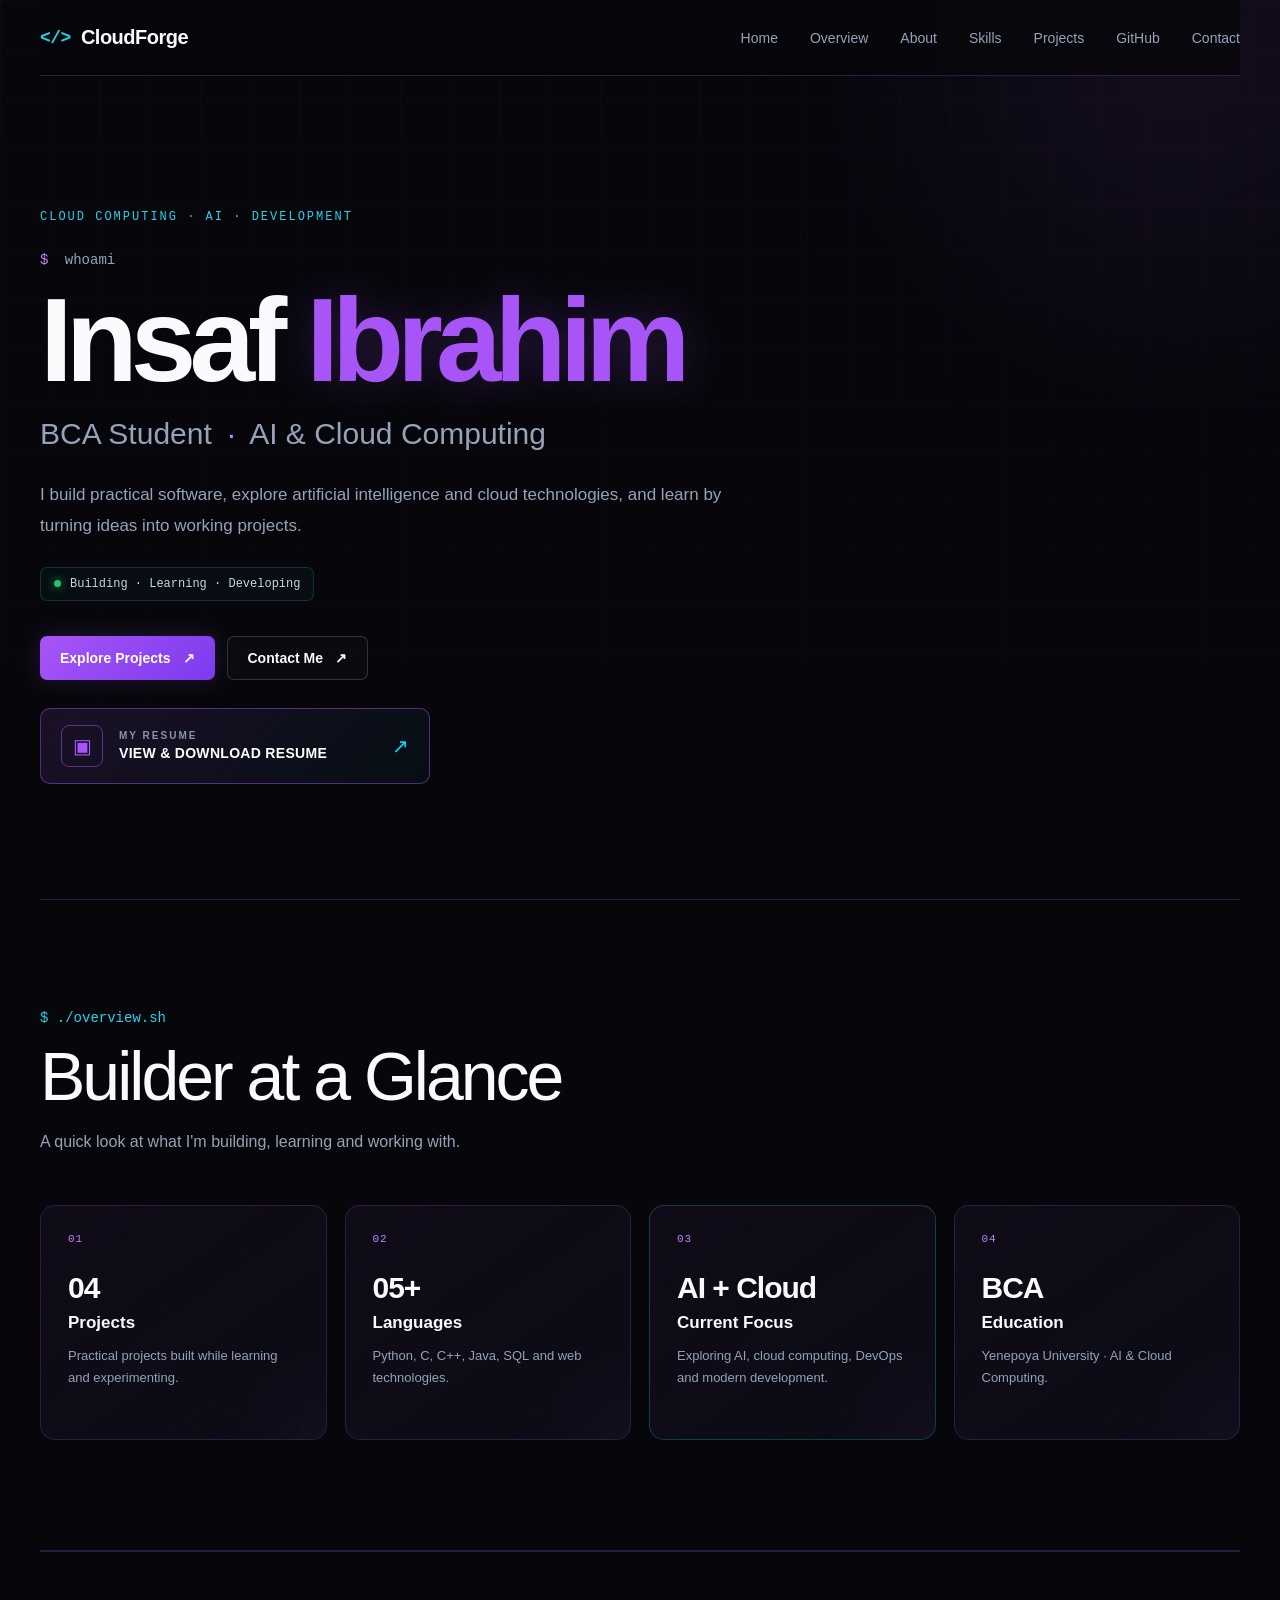
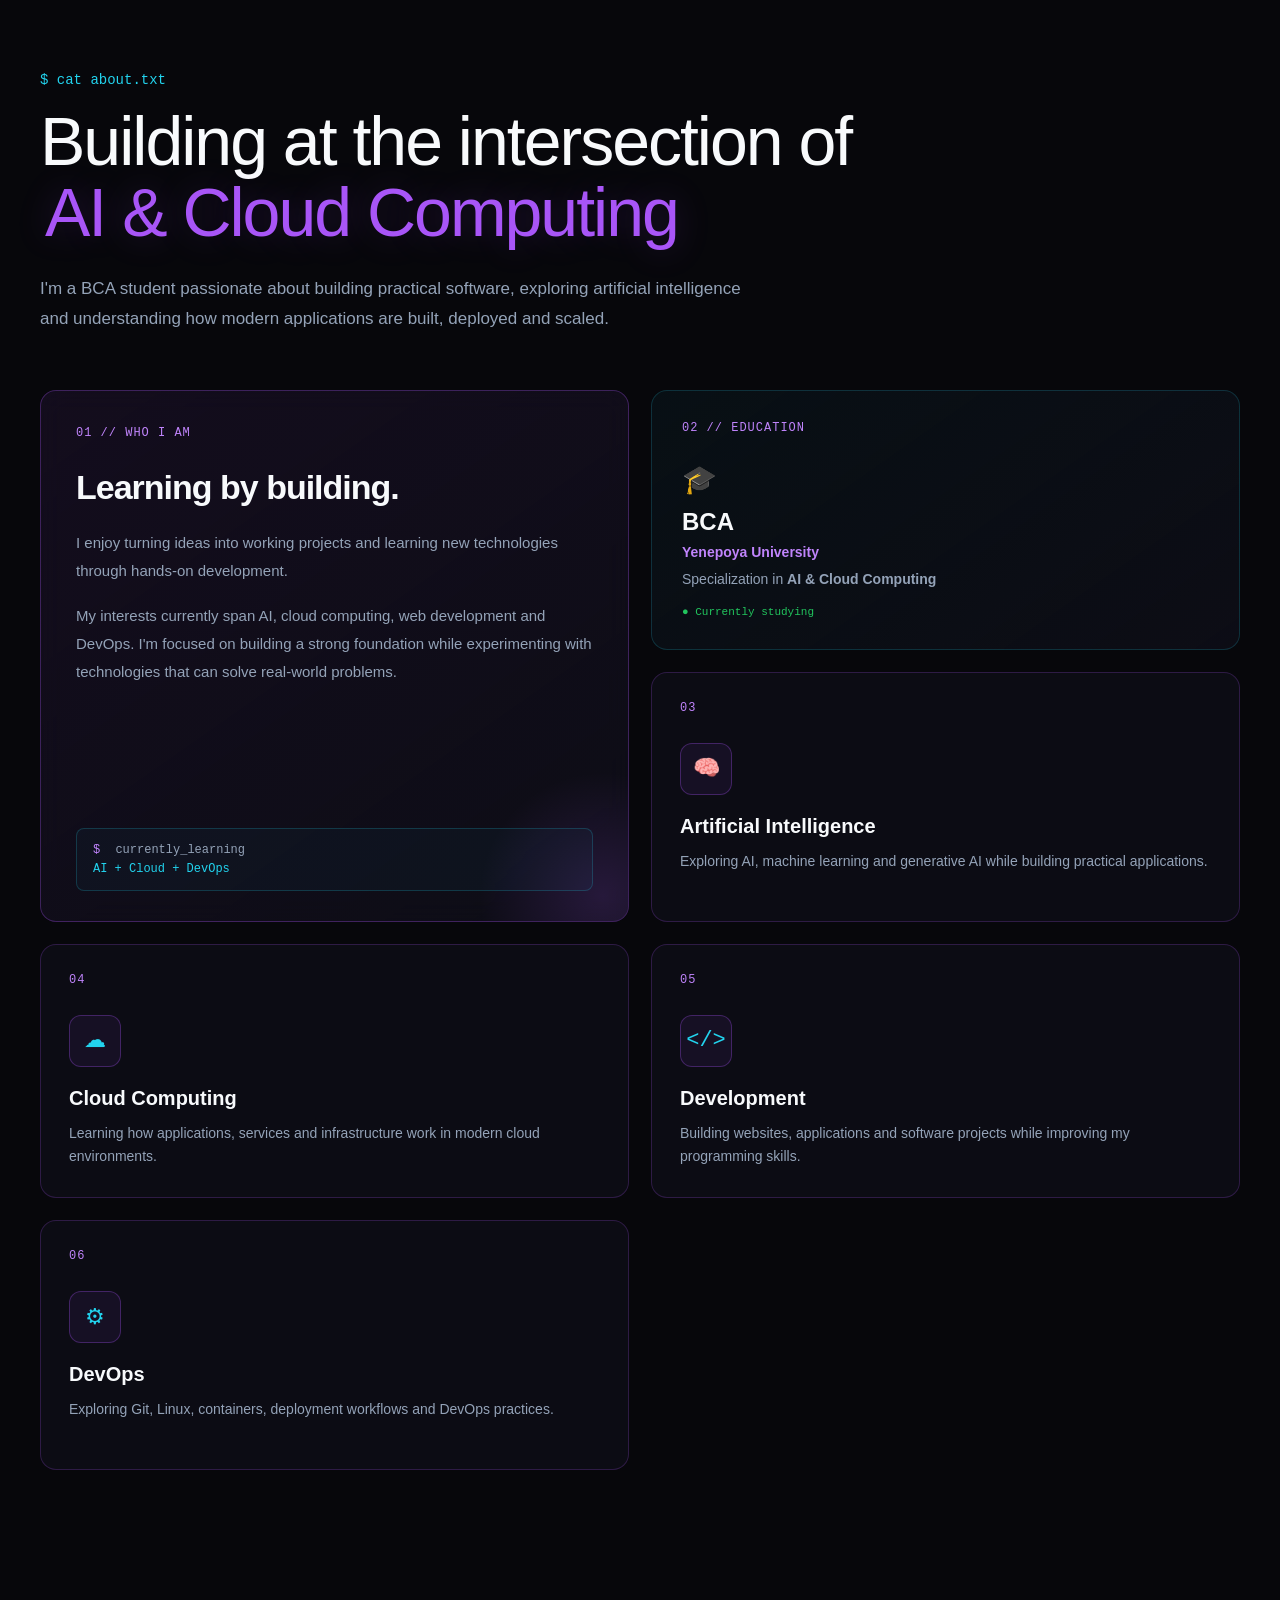
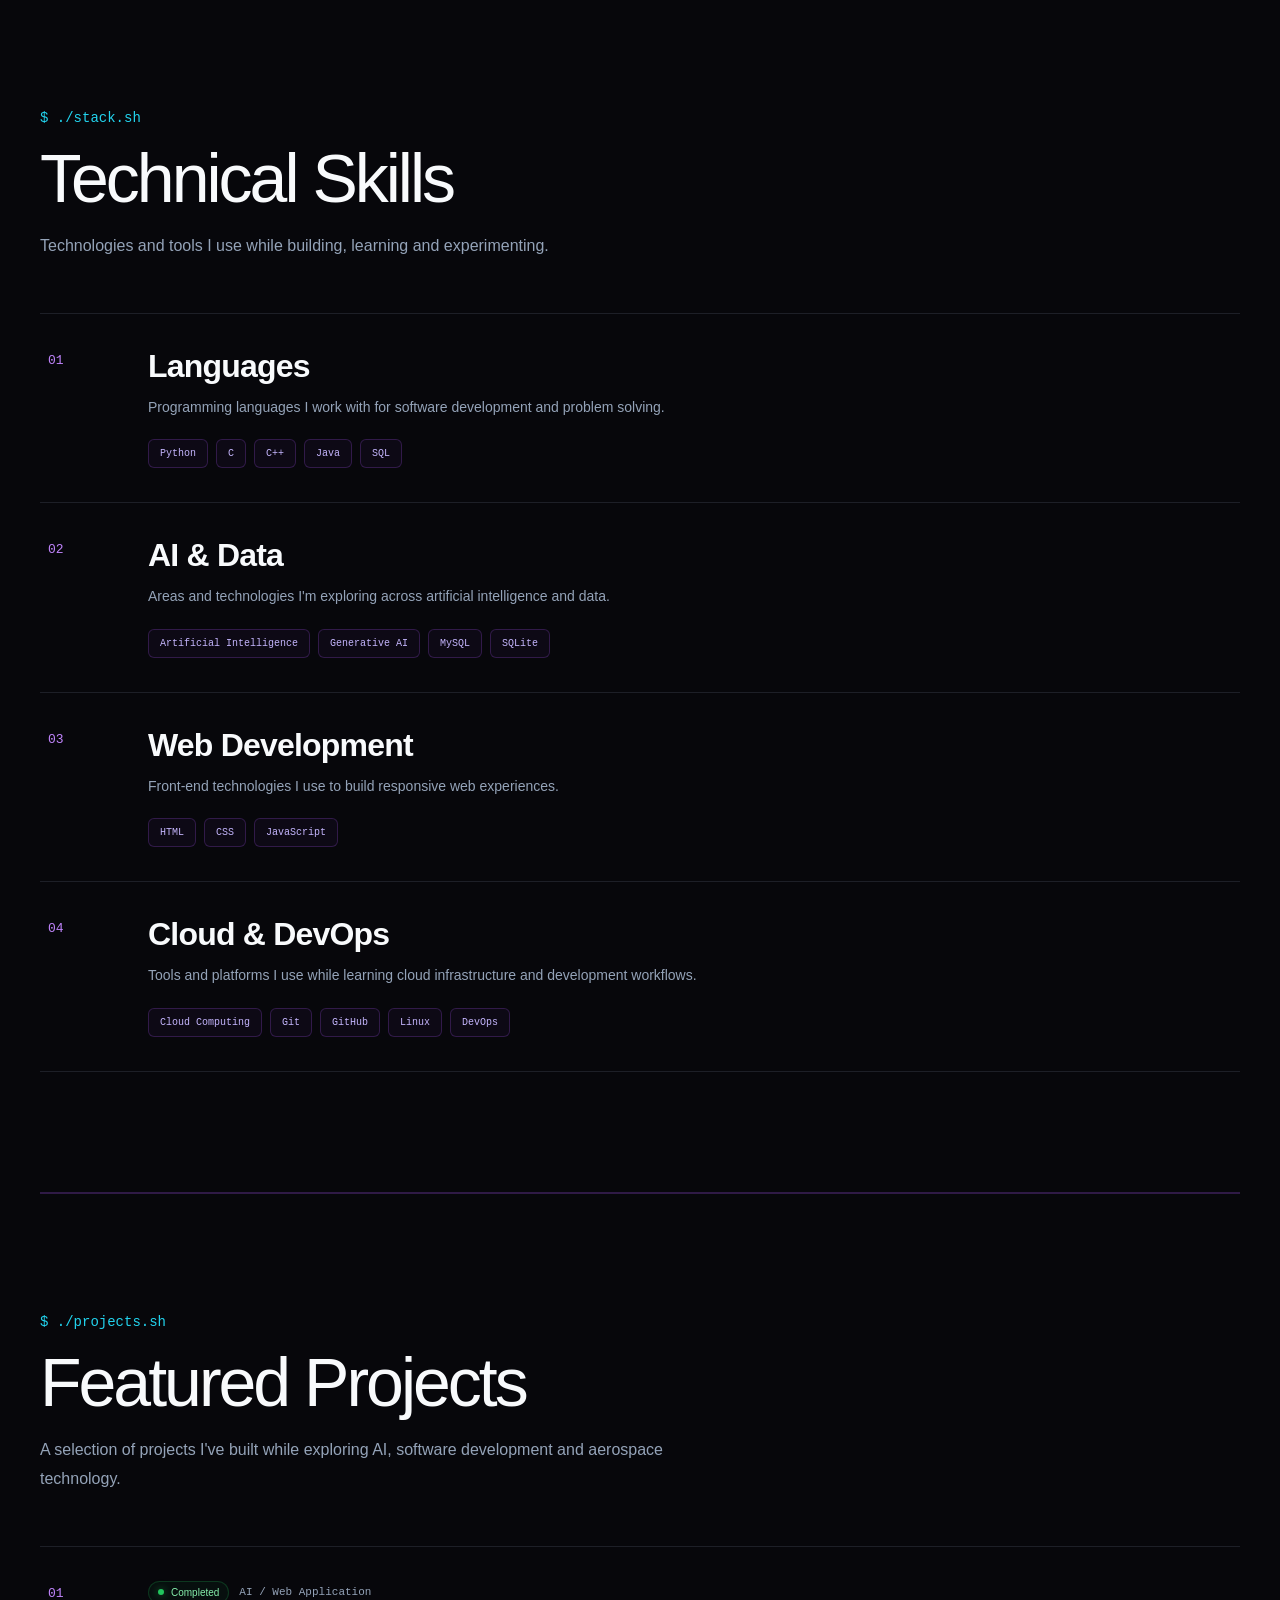
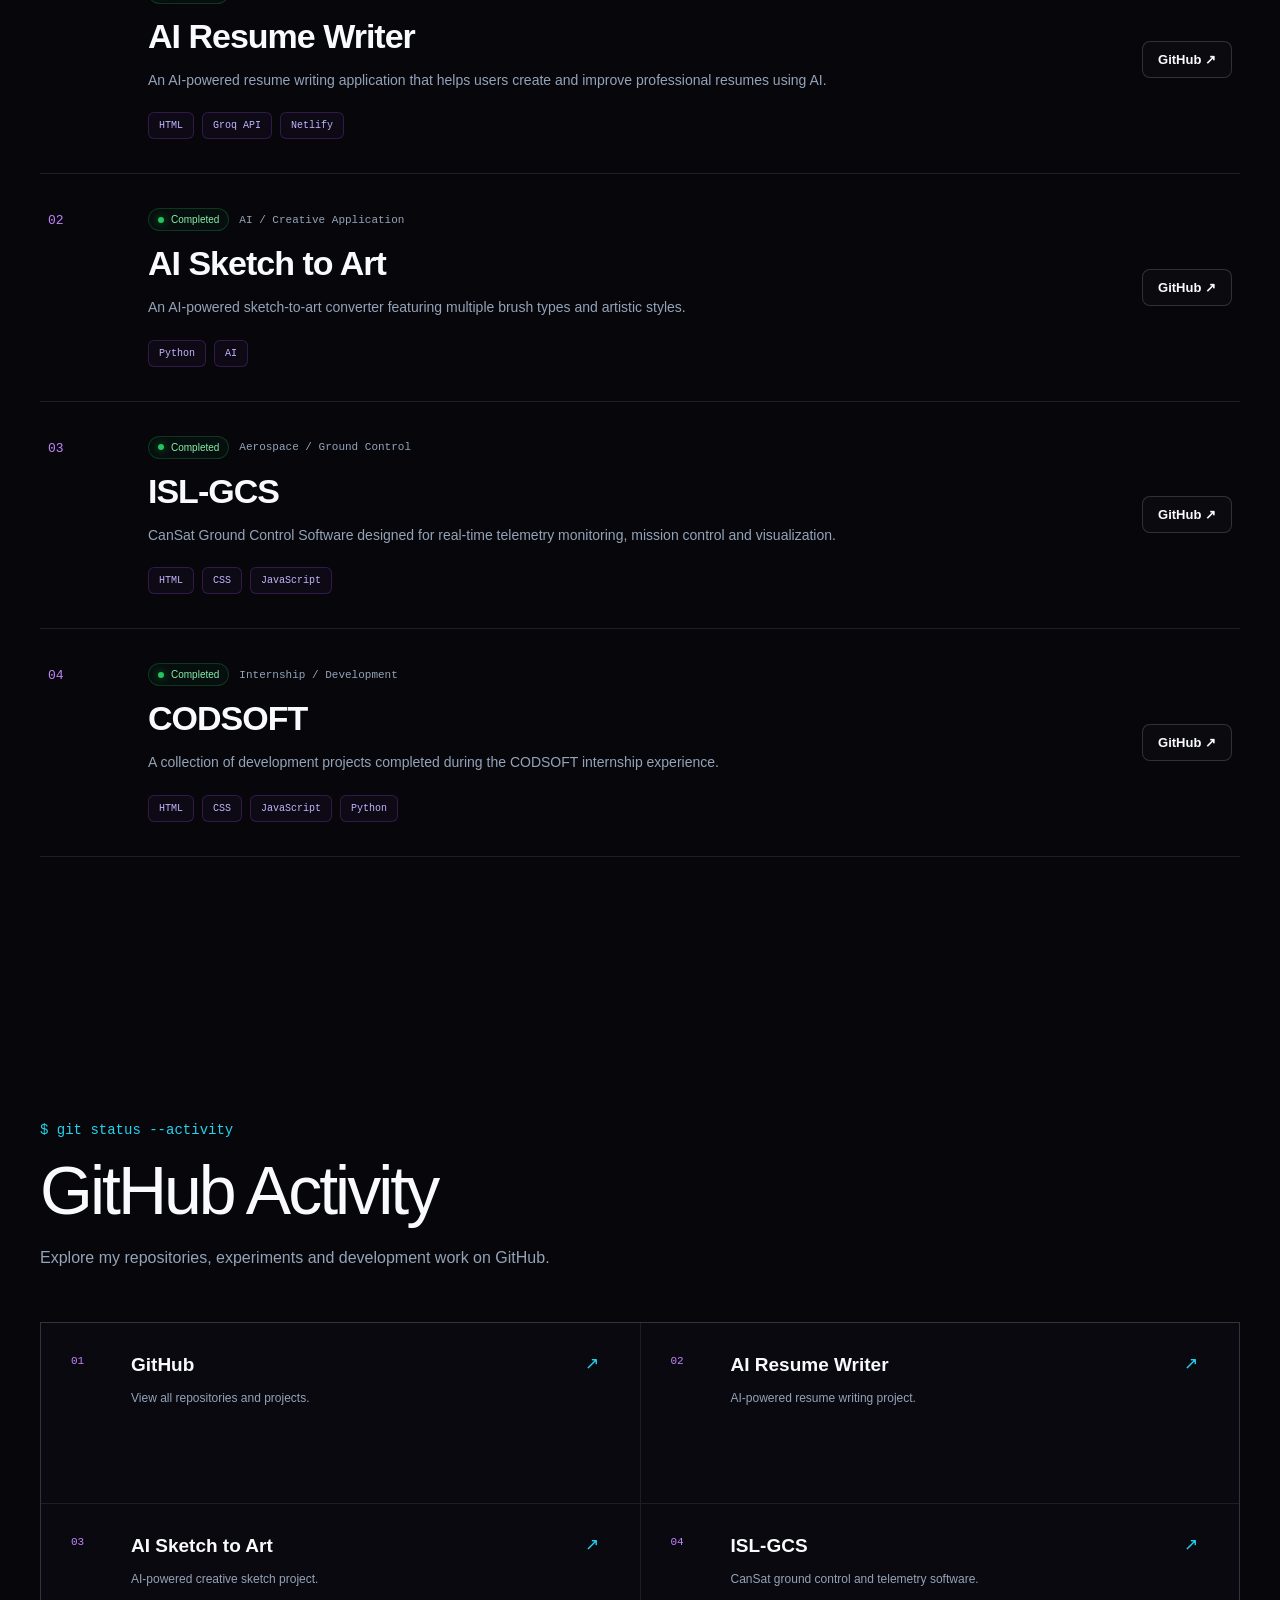
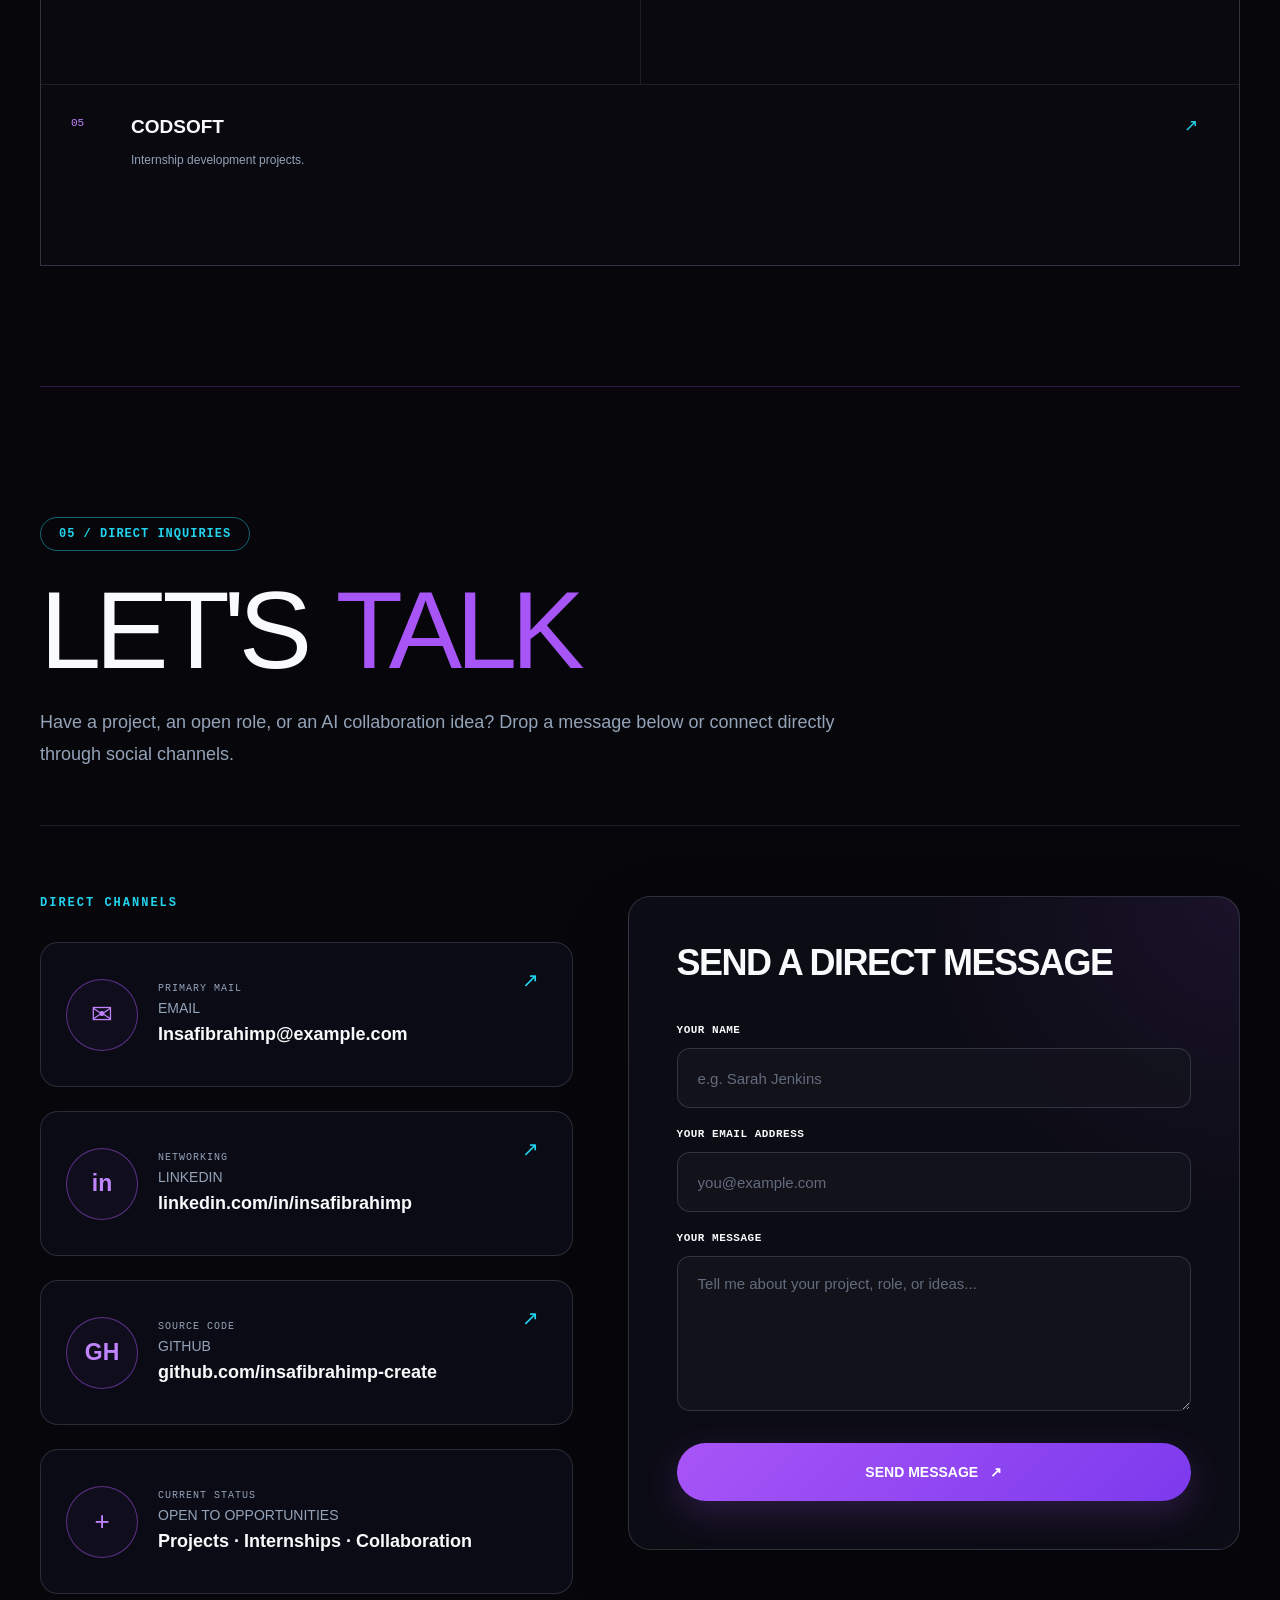
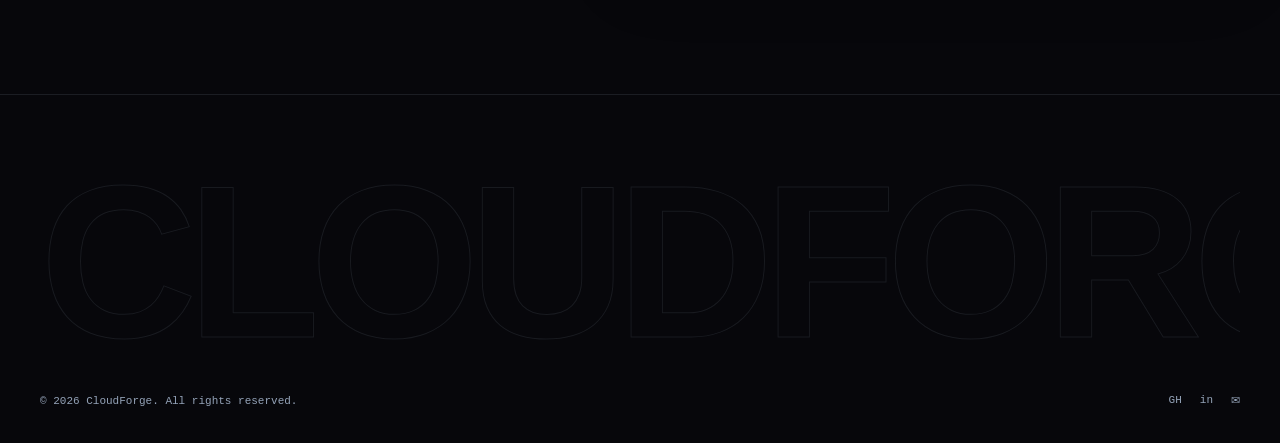
<file: index.html>
<!DOCTYPE html>
<html lang="en">

<head>

    <meta charset="UTF-8">

    <meta
        name="viewport"
        content="width=device-width, initial-scale=1.0"
    >

    <title>CloudForge | Insaf Ibrahim</title>

    <meta
        name="description"
        content="CloudForge — Personal developer portfolio of Insaf Ibrahim, BCA Student specializing in AI & Cloud Computing."
    >

    <link rel="stylesheet" href="style.css">

</head>


<body>


    <!-- ================= NAVBAR ================= -->

    <header class="navbar">

        <div class="logo">

            <span class="logo-symbol">&lt;/&gt;</span>

            <span>CloudForge</span>

        </div>


        <nav class="nav-links">

            <a href="#home">Home</a>

            <a href="#overview">Overview</a>

            <a href="#about">About</a>

            <a href="#skills">Skills</a>

            <a href="#projects">Projects</a>

            <a href="#github">GitHub</a>

            <a href="#contact">Contact</a>

        </nav>


        <button
            class="menu-btn"
            aria-label="Open navigation"
        >
            ☰
        </button>

    </header>



    <!-- ================= MAIN ================= -->

    <main>


        <!-- ================= HERO ================= -->

        <section id="home" class="hero-modern">

            <div class="hero-modern-content">

                <span class="hero-eyebrow">
                    CLOUD COMPUTING · AI · DEVELOPMENT
                </span>

                <p class="hero-command">
                    <span>$</span> whoami
                </p>

                <h1>
                    Insaf <span>Ibrahim</span>
                </h1>

                <h2>
                    BCA Student <span>·</span> AI & Cloud Computing
                </h2>

                <p class="hero-modern-description">
                    I build practical software, explore artificial intelligence
                    and cloud technologies, and learn by turning ideas into
                    working projects.
                </p>

                <div class="hero-modern-status">
                    <span></span>
                    Building · Learning · Developing
                </div>

                <div class="hero-modern-actions">

                    <a href="#projects" class="hero-action-primary">
                        Explore Projects
                        <span>↗</span>
                    </a>

                    <a href="#contact" class="hero-action-secondary">
                        Contact Me
                        <span>↗</span>
                    </a>

                </div>

                <!-- ================= RESUME BUTTON ================= -->

                <div class="hero-resume-action">

                    <a href="resume.html" class="hero-resume-button">

                        <span class="resume-icon" aria-hidden="true">▣</span>

                        <span class="resume-button-text">
                            <small>MY RESUME</small>
                            VIEW &amp; DOWNLOAD RESUME
                        </span>

                        <span class="resume-arrow" aria-hidden="true">↗</span>

                    </a>

                </div>


            </div>

        </section>


        <!-- ================= BUILDER AT A GLANCE ================= -->

        <section id="overview" class="builder-section">

            <div class="builder-header">

                <span class="section-command">
                    $ ./overview.sh
                </span>

                <h2>
                    Builder at a Glance
                </h2>

                <p>
                    A quick look at what I'm building, learning and working with.
                </p>

            </div>

            <div class="builder-grid">

                <div class="builder-card">
                    <span class="builder-number">01</span>
                    <strong>04</strong>
                    <h3>Projects</h3>
                    <p>
                        Practical projects built while learning and experimenting.
                    </p>
                </div>

                <div class="builder-card">
                    <span class="builder-number">02</span>
                    <strong>05+</strong>
                    <h3>Languages</h3>
                    <p>
                        Python, C, C++, Java, SQL and web technologies.
                    </p>
                </div>

                <div class="builder-card builder-card-focus">
                    <span class="builder-number">03</span>
                    <strong>AI + Cloud</strong>
                    <h3>Current Focus</h3>
                    <p>
                        Exploring AI, cloud computing, DevOps and modern development.
                    </p>
                </div>

                <div class="builder-card">
                    <span class="builder-number">04</span>
                    <strong>BCA</strong>
                    <h3>Education</h3>
                    <p>
                        Yenepoya University · AI & Cloud Computing.
                    </p>
                </div>

            </div>

        </section>


        <!-- =====================================================
             ABOUT SECTION
        ===================================================== -->

        <section
            id="about"
            class="about-section"
        >


            <div class="about-modern-header">

                <span class="section-command">

                    $ cat about.txt

                </span>


                <h2>

                    Building at the intersection of

                    <span>AI & Cloud Computing</span>

                </h2>


                <p>

                    I'm a BCA student passionate about building practical
                    software, exploring artificial intelligence and
                    understanding how modern applications are built,
                    deployed and scaled.

                </p>

            </div>



            <div class="about-modern-grid">


                <!-- ================= ABOUT INTRO ================= -->

                <div class="about-intro-card">


                    <span class="about-label">

                        01 // WHO I AM

                    </span>


                    <h3>

                        Learning by building.

                    </h3>


                    <p>

                        I enjoy turning ideas into working projects and
                        learning new technologies through hands-on
                        development.

                    </p>


                    <p>

                        My interests currently span AI, cloud computing,
                        web development and DevOps. I'm focused on building
                        a strong foundation while experimenting with
                        technologies that can solve real-world problems.

                    </p>


                    <div class="about-terminal-line">

                        <span>$</span>

                        currently_learning

                        <strong>

                            AI + Cloud + DevOps

                        </strong>

                    </div>


                </div>



                <!-- ================= EDUCATION ================= -->

                <div class="about-info-card">


                    <span class="about-label">

                        02 // EDUCATION

                    </span>


                    <div class="about-info-icon">

                        🎓

                    </div>


                    <h3>

                        BCA

                    </h3>


                    <p class="about-highlight">

                        Yenepoya University

                    </p>


                    <p>

                        Specialization in

                        <strong>

                            AI & Cloud Computing

                        </strong>

                    </p>


                    <span class="about-status">

                        ● Currently studying

                    </span>


                </div>



                <!-- ================= AI ================= -->

                <div class="about-focus-card">


                    <span class="about-label">

                        03

                    </span>


                    <div class="about-focus-icon">

                        🧠

                    </div>


                    <h3>

                        Artificial Intelligence

                    </h3>


                    <p>

                        Exploring AI, machine learning and generative AI
                        while building practical applications.

                    </p>


                </div>



                <!-- ================= CLOUD ================= -->

                <div class="about-focus-card">


                    <span class="about-label">

                        04

                    </span>


                    <div class="about-focus-icon">

                        ☁

                    </div>


                    <h3>

                        Cloud Computing

                    </h3>


                    <p>

                        Learning how applications, services and
                        infrastructure work in modern cloud environments.

                    </p>


                </div>



                <!-- ================= DEVELOPMENT ================= -->

                <div class="about-focus-card">


                    <span class="about-label">

                        05

                    </span>


                    <div class="about-focus-icon">

                        &lt;/&gt;

                    </div>


                    <h3>

                        Development

                    </h3>


                    <p>

                        Building websites, applications and software
                        projects while improving my programming skills.

                    </p>


                </div>



                <!-- ================= DEVOPS ================= -->

                <div class="about-focus-card">


                    <span class="about-label">

                        06

                    </span>


                    <div class="about-focus-icon">

                        ⚙

                    </div>


                    <h3>

                        DevOps

                    </h3>


                    <p>

                        Exploring Git, Linux, containers, deployment
                        workflows and DevOps practices.

                    </p>


                </div>


            </div>


        </section>



        <!-- ================= SKILLS SECTION ================= -->

        <section id="skills" class="skills-modern-section">

            <div class="skills-modern-header">

                <span class="section-command">
                    $ ./stack.sh
                </span>

                <h2>
                    Technical Skills
                </h2>

                <p>
                    Technologies and tools I use while building,
                    learning and experimenting.
                </p>

            </div>


            <div class="skills-modern-list">

                <!-- SKILL GROUP 01 -->
                <article class="skill-row">

                    <span class="skill-row-number">
                        01
                    </span>

                    <div class="skill-row-content">

                        <h3>
                            Languages
                        </h3>

                        <p>
                            Programming languages I work with for
                            software development and problem solving.
                        </p>

                        <div class="skill-row-tags">
                            <span>Python</span>
                            <span>C</span>
                            <span>C++</span>
                            <span>Java</span>
                            <span>SQL</span>
                        </div>

                    </div>

                </article>


                <!-- SKILL GROUP 02 -->
                <article class="skill-row">

                    <span class="skill-row-number">
                        02
                    </span>

                    <div class="skill-row-content">

                        <h3>
                            AI & Data
                        </h3>

                        <p>
                            Areas and technologies I'm exploring across
                            artificial intelligence and data.
                        </p>

                        <div class="skill-row-tags">
                            <span>Artificial Intelligence</span>
                            <span>Generative AI</span>
                            <span>MySQL</span>
                            <span>SQLite</span>
                        </div>

                    </div>

                </article>


                <!-- SKILL GROUP 03 -->
                <article class="skill-row">

                    <span class="skill-row-number">
                        03
                    </span>

                    <div class="skill-row-content">

                        <h3>
                            Web Development
                        </h3>

                        <p>
                            Front-end technologies I use to build
                            responsive web experiences.
                        </p>

                        <div class="skill-row-tags">
                            <span>HTML</span>
                            <span>CSS</span>
                            <span>JavaScript</span>
                        </div>

                    </div>

                </article>


                <!-- SKILL GROUP 04 -->
                <article class="skill-row">

                    <span class="skill-row-number">
                        04
                    </span>

                    <div class="skill-row-content">

                        <h3>
                            Cloud & DevOps
                        </h3>

                        <p>
                            Tools and platforms I use while learning
                            cloud infrastructure and development workflows.
                        </p>

                        <div class="skill-row-tags">
                            <span>Cloud Computing</span>
                            <span>Git</span>
                            <span>GitHub</span>
                            <span>Linux</span>
                            <span>DevOps</span>
                        </div>

                    </div>

                </article>

            </div>

        </section>


        <!-- ================= PROJECTS SECTION ================= -->

        <section id="projects" class="projects-section projects-featured">

            <div class="featured-projects-header">

                <span class="section-command">
                    $ ./projects.sh
                </span>

                <h2>
                    Featured Projects
                </h2>

                <p>
                    A selection of projects I've built while exploring
                    AI, software development and aerospace technology.
                </p>

            </div>


            <div class="featured-project-list">

                <!-- PROJECT 01 -->
                <article class="featured-project">

                    <div class="featured-project-index">
                        01
                    </div>

                    <div class="featured-project-main">

                        <div class="featured-project-top">

                            <span class="project-status">
                                Completed
                            </span>

                            <span class="project-category">
                                AI / Web Application
                            </span>

                        </div>

                        <h3>
                            AI Resume Writer
                        </h3>

                        <p>
                            An AI-powered resume writing application that
                            helps users create and improve professional
                            resumes using AI.
                        </p>

                        <div class="featured-tech">
                            <span>HTML</span>
                            <span>Groq API</span>
                            <span>Netlify</span>
                        </div>

                    </div>

                    <div class="featured-project-action">

                        <a
                            href="https://github.com/insafibrahimp-create/ai-resume-writer"
                            target="_blank"
                            rel="noopener noreferrer"
                            class="project-btn"
                        >
                            GitHub ↗
                        </a>

                    </div>

                </article>


                <!-- PROJECT 02 -->
                <article class="featured-project">

                    <div class="featured-project-index">
                        02
                    </div>

                    <div class="featured-project-main">

                        <div class="featured-project-top">

                            <span class="project-status">
                                Completed
                            </span>

                            <span class="project-category">
                                AI / Creative Application
                            </span>

                        </div>

                        <h3>
                            AI Sketch to Art
                        </h3>

                        <p>
                            An AI-powered sketch-to-art converter featuring
                            multiple brush types and artistic styles.
                        </p>

                        <div class="featured-tech">
                            <span>Python</span>
                            <span>AI</span>
                        </div>

                    </div>

                    <div class="featured-project-action">

                        <a
                            href="https://github.com/insafibrahimp-create/ai-sketch-to-art"
                            target="_blank"
                            rel="noopener noreferrer"
                            class="project-btn"
                        >
                            GitHub ↗
                        </a>

                    </div>

                </article>


                <!-- PROJECT 03 -->
                <article class="featured-project">

                    <div class="featured-project-index">
                        03
                    </div>

                    <div class="featured-project-main">

                        <div class="featured-project-top">

                            <span class="project-status">
                                Completed
                            </span>

                            <span class="project-category">
                                Aerospace / Ground Control
                            </span>

                        </div>

                        <h3>
                            ISL-GCS
                        </h3>

                        <p>
                            CanSat Ground Control Software designed for
                            real-time telemetry monitoring, mission control
                            and visualization.
                        </p>

                        <div class="featured-tech">
                            <span>HTML</span>
                            <span>CSS</span>
                            <span>JavaScript</span>
                        </div>

                    </div>

                    <div class="featured-project-action">

                        <a
                            href="https://github.com/insafibrahimp-create/ISL-GCS"
                            target="_blank"
                            rel="noopener noreferrer"
                            class="project-btn"
                        >
                            GitHub ↗
                        </a>

                    </div>

                </article>


                <!-- PROJECT 04 -->
                <article class="featured-project">

                    <div class="featured-project-index">
                        04
                    </div>

                    <div class="featured-project-main">

                        <div class="featured-project-top">

                            <span class="project-status">
                                Completed
                            </span>

                            <span class="project-category">
                                Internship / Development
                            </span>

                        </div>

                        <h3>
                            CODSOFT
                        </h3>

                        <p>
                            A collection of development projects completed
                            during the CODSOFT internship experience.
                        </p>

                        <div class="featured-tech">
                            <span>HTML</span>
                            <span>CSS</span>
                            <span>JavaScript</span>
                            <span>Python</span>
                        </div>

                    </div>

                    <div class="featured-project-action">

                        <a
                            href="https://github.com/insafibrahimp-create/CODSOFT"
                            target="_blank"
                            rel="noopener noreferrer"
                            class="project-btn"
                        >
                            GitHub ↗
                        </a>

                    </div>

                </article>

            </div>

        </section>


        <!-- ================= GITHUB SECTION ================= -->

        <section id="github" class="github-modern-section">

            <div class="github-modern-header">

                <span class="section-command">
                    $ git status --activity
                </span>

                <h2>
                    GitHub Activity
                </h2>

                <p>
                    Explore my repositories, experiments and development work
                    on GitHub.
                </p>

            </div>


            <div class="github-modern-grid">

                <a
                    href="https://github.com/insafibrahimp-create"
                    target="_blank"
                    rel="noopener noreferrer"
                    class="github-modern-card"
                >

                    <span class="github-modern-number">
                        01
                    </span>

                    <div>
                        <strong>
                            GitHub
                        </strong>

                        <p>
                            View all repositories and projects.
                        </p>
                    </div>

                    <span class="github-modern-arrow">
                        ↗
                    </span>

                </a>


                <a
                    href="https://github.com/insafibrahimp-create/ai-resume-writer"
                    target="_blank"
                    rel="noopener noreferrer"
                    class="github-modern-card"
                >

                    <span class="github-modern-number">
                        02
                    </span>

                    <div>
                        <strong>
                            AI Resume Writer
                        </strong>

                        <p>
                            AI-powered resume writing project.
                        </p>
                    </div>

                    <span class="github-modern-arrow">
                        ↗
                    </span>

                </a>


                <a
                    href="https://github.com/insafibrahimp-create/ai-sketch-to-art"
                    target="_blank"
                    rel="noopener noreferrer"
                    class="github-modern-card"
                >

                    <span class="github-modern-number">
                        03
                    </span>

                    <div>
                        <strong>
                            AI Sketch to Art
                        </strong>

                        <p>
                            AI-powered creative sketch project.
                        </p>
                    </div>

                    <span class="github-modern-arrow">
                        ↗
                    </span>

                </a>


                <a
                    href="https://github.com/insafibrahimp-create/ISL-GCS"
                    target="_blank"
                    rel="noopener noreferrer"
                    class="github-modern-card"
                >

                    <span class="github-modern-number">
                        04
                    </span>

                    <div>
                        <strong>
                            ISL-GCS
                        </strong>

                        <p>
                            CanSat ground control and telemetry software.
                        </p>
                    </div>

                    <span class="github-modern-arrow">
                        ↗
                    </span>

                </a>


                <a
                    href="https://github.com/insafibrahimp-create/CODSOFT"
                    target="_blank"
                    rel="noopener noreferrer"
                    class="github-modern-card"
                >

                    <span class="github-modern-number">
                        05
                    </span>

                    <div>
                        <strong>
                            CODSOFT
                        </strong>

                        <p>
                            Internship development projects.
                        </p>
                    </div>

                    <span class="github-modern-arrow">
                        ↗
                    </span>

                </a>

            </div>

        </section>


        <!-- ================= CONTACT SECTION ================= -->

        <section id="contact" class="contact-showcase-section">

            <div class="contact-showcase-header">

                <span class="contact-showcase-kicker">
                    05 / DIRECT INQUIRIES
                </span>

                <h2>
                    LET'S <span>TALK</span>
                </h2>

                <p>
                    Have a project, an open role, or an AI collaboration idea?
                    Drop a message below or connect directly through social channels.
                </p>

            </div>


            <div class="contact-showcase-divider"></div>


            <div class="contact-showcase-grid">

                <!-- DIRECT CHANNELS -->

                <div class="direct-channels">

                    <span class="direct-channels-title">
                        DIRECT CHANNELS
                    </span>


                    <a
                        class="direct-channel-card"
                        href="mailto:Insafibrahimp@example.com"
                    >

                        <span class="direct-channel-icon" aria-hidden="true">
                            ✉
                        </span>

                        <span class="direct-channel-copy">

                            <small>
                                PRIMARY MAIL
                            </small>

                            <strong>
                                EMAIL
                            </strong>

                            <span>
                                Insafibrahimp@example.com
                            </span>

                        </span>

                        <span class="direct-channel-arrow">
                            ↗
                        </span>

                    </a>


                    <a
                        class="direct-channel-card"
                        href="https://www.linkedin.com/in/insafibrahimp"
                        target="_blank"
                        rel="noopener noreferrer"
                    >

                        <span class="direct-channel-icon direct-icon-text" aria-hidden="true">
                            in
                        </span>

                        <span class="direct-channel-copy">

                            <small>
                                NETWORKING
                            </small>

                            <strong>
                                LINKEDIN
                            </strong>

                            <span>
                                linkedin.com/in/insafibrahimp
                            </span>

                        </span>

                        <span class="direct-channel-arrow">
                            ↗
                        </span>

                    </a>


                    <a
                        class="direct-channel-card"
                        href="https://github.com/insafibrahimp-create"
                        target="_blank"
                        rel="noopener noreferrer"
                    >

                        <span class="direct-channel-icon direct-icon-text" aria-hidden="true">
                            GH
                        </span>

                        <span class="direct-channel-copy">

                            <small>
                                SOURCE CODE
                            </small>

                            <strong>
                                GITHUB
                            </strong>

                            <span>
                                github.com/insafibrahimp-create
                            </span>

                        </span>

                        <span class="direct-channel-arrow">
                            ↗
                        </span>

                    </a>


                    <div class="direct-channel-card direct-channel-static">

                        <span class="direct-channel-icon" aria-hidden="true">
                            +
                        </span>

                        <span class="direct-channel-copy">

                            <small>
                                CURRENT STATUS
                            </small>

                            <strong>
                                OPEN TO OPPORTUNITIES
                            </strong>

                            <span>
                                Projects · Internships · Collaboration
                            </span>

                        </span>

                    </div>

                </div>


                <!-- DIRECT MESSAGE FORM -->

                <div class="direct-message-panel">

                    <h3>
                        SEND A DIRECT MESSAGE
                    </h3>

                    <form
                        id="contactForm"
                        class="direct-message-form"
                    >

                        <label for="contactName">
                            YOUR NAME
                        </label>

                        <input
                            id="contactName"
                            name="name"
                            type="text"
                            placeholder="e.g. Sarah Jenkins"
                            autocomplete="name"
                            required
                        >


                        <label for="contactEmail">
                            YOUR EMAIL ADDRESS
                        </label>

                        <input
                            id="contactEmail"
                            name="email"
                            type="email"
                            placeholder="you@example.com"
                            autocomplete="email"
                            required
                        >


                        <label for="contactMessage">
                            YOUR MESSAGE
                        </label>

                        <textarea
                            id="contactMessage"
                            name="message"
                            rows="6"
                            placeholder="Tell me about your project, role, or ideas..."
                            required
                        ></textarea>


                        <button
                            type="submit"
                            class="direct-message-submit"
                        >
                            SEND MESSAGE
                            <span>↗</span>
                        </button>

                    </form>

                </div>

            </div>

        </section>


        <!-- ================= FOOTER ================= -->

        <footer class="cloudforge-showcase-footer">

            <div class="footer-wordmark">
                CLOUDFORGE
            </div>

            <div class="footer-bottom">

                <span>
                    © 2026 CloudForge. All rights reserved.
                </span>

                <div class="footer-socials">

                    <a
                        href="https://github.com/insafibrahimp-create"
                        target="_blank"
                        rel="noopener noreferrer"
                        aria-label="GitHub"
                    >
                        GH
                    </a>

                    <a
                        href="https://www.linkedin.com/in/insafibrahimp"
                        target="_blank"
                        rel="noopener noreferrer"
                        aria-label="LinkedIn"
                    >
                        in
                    </a>

                    <a
                        href="mailto:Insafibrahimp@example.com"
                        aria-label="Email"
                    >
                        ✉
                    </a>

                </div>

            </div>

        </footer>


    </main>



    <script src="script.js"></script>


</body>

</html>
</file>
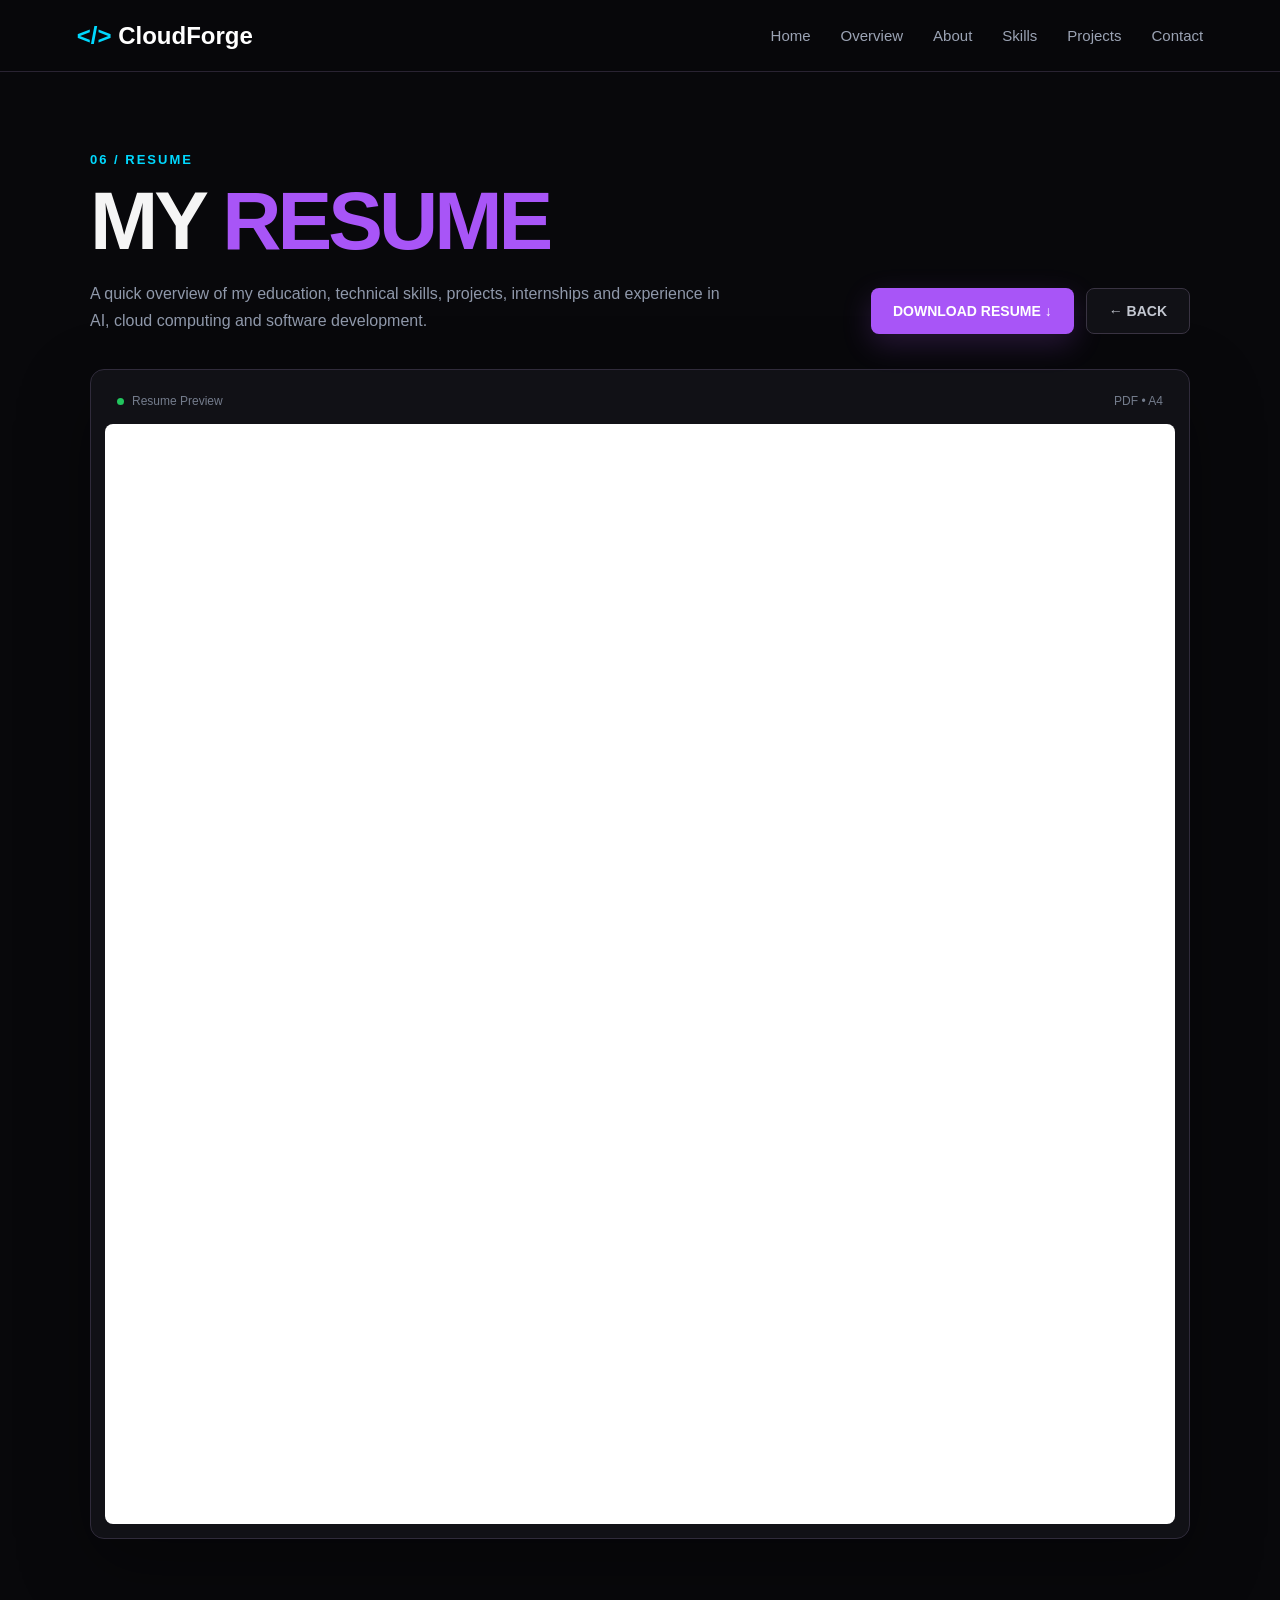
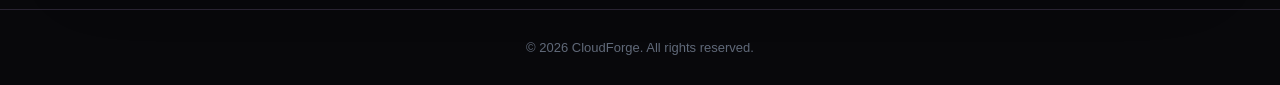
<file: resume.html>
<!DOCTYPE html>
<html lang="en">
<head>
    <meta charset="UTF-8">
    <meta name="viewport" content="width=device-width, initial-scale=1.0">

    <title>Resume | Insaf Ibrahim</title>

    <style>
        * {
            margin: 0;
            padding: 0;
            box-sizing: border-box;
        }

        body {
            font-family: Arial, Helvetica, sans-serif;
            background: #08080b;
            color: #f5f5f5;
            min-height: 100vh;
        }

        /* NAVBAR */
        .navbar {
            height: 72px;
            display: flex;
            align-items: center;
            justify-content: space-between;

            padding: 0 6%;

            border-bottom: 1px solid #292332;
            background: rgba(8, 8, 11, 0.95);

            position: sticky;
            top: 0;
            z-index: 100;
        }

        .logo {
            color: #ffffff;
            text-decoration: none;
            font-size: 24px;
            font-weight: 700;
        }

        .logo span {
            color: #00d9ff;
        }

        .nav-links {
            display: flex;
            gap: 30px;
        }

        .nav-links a {
            color: #9ba3b4;
            text-decoration: none;
            font-size: 15px;
            transition: 0.3s;
        }

        .nav-links a:hover {
            color: #ffffff;
        }

        /* MAIN */
        .resume-section {
            width: min(1100px, calc(100% - 40px));
            margin: auto;
            padding: 80px 0 70px;
        }

        .resume-header {
            display: flex;
            justify-content: space-between;
            align-items: end;
            gap: 30px;
            margin-bottom: 35px;
        }

        .label {
            color: #00d9ff;
            font-size: 13px;
            font-weight: 700;
            letter-spacing: 2px;
            margin-bottom: 15px;
        }

        h1 {
            font-size: clamp(48px, 7vw, 82px);
            line-height: 0.95;
            letter-spacing: -4px;
        }

        h1 span {
            color: #a855f7;
        }

        .subtitle {
            color: #8f98aa;
            margin-top: 20px;
            max-width: 650px;
            line-height: 1.7;
            font-size: 16px;
        }

        /* BUTTONS */
        .resume-actions {
            display: flex;
            gap: 12px;
            flex-shrink: 0;
        }

        .btn {
            display: inline-flex;
            align-items: center;
            justify-content: center;

            padding: 14px 22px;

            border-radius: 8px;

            text-decoration: none;
            font-weight: 700;
            font-size: 14px;

            transition: 0.3s;
        }

        .download-btn {
            background: #a855f7;
            color: white;
            box-shadow: 0 10px 30px rgba(168, 85, 247, 0.2);
        }

        .download-btn:hover {
            transform: translateY(-2px);
            background: #9333ea;
        }

        .back-btn {
            border: 1px solid #393342;
            color: #c3c7d0;
            background: #111116;
        }

        .back-btn:hover {
            border-color: #a855f7;
            color: white;
        }

        /* PDF VIEWER */
        .resume-viewer {
            background: #111116;
            border: 1px solid #302b3b;
            border-radius: 14px;
            padding: 14px;

            box-shadow: 0 25px 70px rgba(0, 0, 0, 0.35);
        }

        .viewer-top {
            display: flex;
            justify-content: space-between;
            align-items: center;

            padding: 10px 12px 16px;

            color: #747c8c;
            font-size: 12px;
        }

        .status {
            display: flex;
            align-items: center;
            gap: 8px;
        }

        .status-dot {
            width: 7px;
            height: 7px;
            border-radius: 50%;
            background: #22c55e;
        }

        iframe {
            display: block;

            width: 100%;
            height: 1100px;

            border: none;
            border-radius: 8px;

            background: #ffffff;
        }

        /* FOOTER */
        footer {
            text-align: center;
            padding: 30px;
            border-top: 1px solid #292332;
            color: #606979;
            font-size: 13px;
        }

        /* MOBILE */
        @media (max-width: 768px) {

            .navbar {
                padding: 0 20px;
            }

            .nav-links {
                display: none;
            }

            .resume-section {
                width: calc(100% - 24px);
                padding: 50px 0;
            }

            .resume-header {
                flex-direction: column;
                align-items: flex-start;
            }

            h1 {
                font-size: 52px;
                letter-spacing: -2px;
            }

            .resume-actions {
                width: 100%;
            }

            .btn {
                flex: 1;
            }

            .resume-viewer {
                padding: 7px;
            }

            iframe {
                height: 850px;
            }
        }
    </style>
</head>

<body>

    <!-- NAVBAR -->
    <nav class="navbar">

        <a href="index.html" class="logo">
            <span>&lt;/&gt;</span> CloudForge
        </a>

        <div class="nav-links">
            <a href="index.html">Home</a>
            <a href="index.html#overview">Overview</a>
            <a href="index.html#about">About</a>
            <a href="index.html#skills">Skills</a>
            <a href="index.html#projects">Projects</a>
            <a href="index.html#contact">Contact</a>
        </div>

    </nav>


    <!-- RESUME -->
    <main class="resume-section">

        <div class="resume-header">

            <div>
                <div class="label">06 / RESUME</div>

                <h1>
                    MY <span>RESUME</span>
                </h1>

                <p class="subtitle">
                    A quick overview of my education, technical skills,
                    projects, internships and experience in AI, cloud
                    computing and software development.
                </p>
            </div>


            <div class="resume-actions">

                <a
                    href="resume.pdf"
                    download="Insaf-Ibrahim-Resume.pdf"
                    class="btn download-btn"
                >
                    DOWNLOAD RESUME ↓
                </a>

                <a
                    href="index.html"
                    class="btn back-btn"
                >
                    ← BACK
                </a>

            </div>

        </div>


        <!-- PDF -->
        <div class="resume-viewer">

            <div class="viewer-top">

                <div class="status">
                    <span class="status-dot"></span>
                    Resume Preview
                </div>

                <span>PDF • A4</span>

            </div>

            <iframe
                src="resume.pdf"
                title="Insaf Ibrahim Resume"
            >
            </iframe>

        </div>

    </main>


    <footer>
        <p>© 2026 CloudForge. All rights reserved.</p>
    </footer>

</body>
</html>
</file>
<file: style.css>
/* =====================================================
   CLOUDFORGE
   Personal Developer Portfolio
===================================================== */


/* ================= ROOT ================= */

:root {
    --bg: #07070b;
    --bg-secondary: #0d0d14;
    --card: rgba(15, 15, 25, 0.75);

    --purple: #a855f7;
    --purple-light: #c084fc;
    --cyan: #22d3ee;

    --text: #f8fafc;
    --text-secondary: #94a3b8;

    --border: rgba(168, 85, 247, 0.25);

    --max-width: 1200px;
}


/* ================= RESET ================= */

* {
    margin: 0;
    padding: 0;
    box-sizing: border-box;
}

html {
    scroll-behavior: smooth;
}

body {
    background: var(--bg);
    color: var(--text);

    font-family:
        Inter,
        -apple-system,
        BlinkMacSystemFont,
        "Segoe UI",
        sans-serif;

    min-height: 100vh;

    overflow-x: hidden;
}


/* ================= BACKGROUND ================= */

body::before {
    content: "";

    position: fixed;
    inset: 0;

    pointer-events: none;

    background-image:
        linear-gradient(
            rgba(168, 85, 247, 0.035) 1px,
            transparent 1px
        ),
        linear-gradient(
            90deg,
            rgba(168, 85, 247, 0.035) 1px,
            transparent 1px
        );

    background-size: 50px 50px;

    mask-image: linear-gradient(
        to bottom,
        black,
        transparent 90%
    );

    z-index: -2;
}


body::after {
    content: "";

    position: fixed;

    width: 500px;
    height: 500px;

    top: -200px;
    right: -150px;

    background: var(--purple);

    opacity: 0.08;

    filter: blur(120px);

    border-radius: 50%;

    pointer-events: none;

    z-index: -1;
}


/* ================= NAVBAR ================= */

.navbar {

    width: min(
        calc(100% - 40px),
        var(--max-width)
    );

    height: 76px;

    margin: 0 auto;

    display: flex;

    align-items: center;

    justify-content: space-between;

    border-bottom: 1px solid var(--border);
}


.logo {

    display: flex;

    align-items: center;

    gap: 10px;

    font-size: 20px;

    font-weight: 700;

    letter-spacing: -0.5px;
}


.logo-symbol {

    color: var(--cyan);

    font-family: monospace;

    font-size: 18px;
}


.nav-links {

    display: flex;

    gap: 32px;
}


.nav-links a {

    color: var(--text-secondary);

    text-decoration: none;

    font-size: 14px;

    transition: 0.25s ease;
}


.nav-links a:hover {

    color: var(--cyan);

    text-shadow:
        0 0 15px
        rgba(34, 211, 238, 0.5);
}


.menu-btn {

    display: none;

    background: transparent;

    border: 1px solid var(--border);

    color: var(--text);

    padding: 8px 11px;

    border-radius: 8px;

    cursor: pointer;

    font-size: 18px;
}


/* ================= HERO ================= */

.hero {

    width: min(
        calc(100% - 40px),
        var(--max-width)
    );

    min-height: calc(100vh - 76px);

    margin: 0 auto;

    display: grid;

    grid-template-columns:
        1.1fr
        0.9fr;

    align-items: center;

    gap: 70px;

    padding: 80px 0;
}


/* ================= HERO TEXT ================= */

.terminal-line {

    color: var(--cyan);

    font-family: monospace;

    font-size: 14px;

    margin-bottom: 25px;
}


.terminal-symbol {

    color: var(--purple-light);

    margin-right: 8px;
}


.intro-text {

    color: var(--text-secondary);

    font-size: 20px;

    margin-bottom: 5px;
}


h1 {

    font-size: clamp(
        55px,
        8vw,
        92px
    );

    line-height: 0.95;

    letter-spacing: -5px;

    margin-bottom: 25px;
}


h1 span {

    color: var(--purple);

    text-shadow:
        0 0 40px
        rgba(168, 85, 247, 0.25);
}


h2 {

    font-size: clamp(
        18px,
        2.5vw,
        25px
    );

    font-weight: 500;

    color: var(--text-secondary);

    margin-bottom: 25px;
}


h2 span {

    color: var(--purple-light);

    margin: 0 5px;
}


.hero-description {

    max-width: 580px;

    color: var(--text-secondary);

    font-size: 17px;

    line-height: 1.8;

    margin-bottom: 25px;
}


/* ================= STATUS ================= */

.status {

    display: inline-flex;

    align-items: center;

    gap: 9px;

    color: #cbd5e1;

    font-family: monospace;

    font-size: 13px;

    padding: 9px 13px;

    border:

        1px solid
        rgba(34, 211, 238, 0.2);

    border-radius: 6px;

    background:
        rgba(34, 211, 238, 0.03);

    margin-bottom: 35px;
}


.status-dot {

    width: 7px;
    height: 7px;

    border-radius: 50%;

    background: #22c55e;

    box-shadow:
        0 0 10px
        rgba(34, 197, 94, 0.8);

    animation: pulse 2s infinite;
}


/* ================= BUTTONS ================= */

.hero-buttons {

    display: flex;

    gap: 14px;

    flex-wrap: wrap;
}


.btn {

    display: inline-flex;

    align-items: center;

    gap: 12px;

    padding: 13px 21px;

    border-radius: 7px;

    text-decoration: none;

    font-size: 14px;

    font-weight: 600;

    transition:
        transform 0.25s ease,
        box-shadow 0.25s ease;
}


.primary-btn {

    color: white;

    background:
        linear-gradient(
            135deg,
            var(--purple),
            #7c3aed
        );

    box-shadow:
        0 0 25px
        rgba(168, 85, 247, 0.18);
}


.secondary-btn {

    color: var(--text);

    border:
        1px solid
        rgba(148, 163, 184, 0.25);

    background:
        rgba(255,255,255,0.02);
}


.btn:hover {

    transform: translateY(-3px);
}


.primary-btn:hover {

    box-shadow:
        0 10px 35px
        rgba(168, 85, 247, 0.35);
}


.secondary-btn:hover {

    border-color: var(--cyan);

    color: var(--cyan);
}


/* ================= PROFILE CARD ================= */

.hero-visual {

    display: flex;

    justify-content: center;
}


.profile-card {

    width: min(
        100%,
        420px
    );

    padding: 14px;

    border:

        1px solid
        rgba(168, 85, 247, 0.35);

    border-radius: 16px;

    background:
        linear-gradient(
            145deg,
            rgba(168, 85, 247, 0.08),
            rgba(34, 211, 238, 0.03)
        );

    box-shadow:
        0 0 60px
        rgba(168, 85, 247, 0.08);

    backdrop-filter: blur(15px);
}


.card-top {

    display: flex;

    align-items: center;

    gap: 7px;

    padding: 5px 5px 14px;
}


.window-dot {

    width: 9px;
    height: 9px;

    border-radius: 50%;
}


.red {
    background: #ff5f57;
}

.yellow {
    background: #febc2e;
}

.green {
    background: #28c840;
}


.card-title {

    margin-left: 10px;

    color: var(--text-secondary);

    font-family: monospace;

    font-size: 12px;
}


.live {

    margin-left: auto;

    color: #22c55e;

    font-family: monospace;

    font-size: 10px;
}


/* ================= IMAGE ================= */
.profile-placeholder {
    width: 100%;
    height: 100%;

    position: relative;
    overflow: hidden;

    display: flex;
    align-items: center;
    justify-content: center;

    background: #08080f;
}

.profile-placeholder img {
    width: 100%;
    height: 100%;

    display: block;

    object-fit: contain;
    object-position: center;

    border-radius: 10px;

    filter: saturate(0.95) contrast(1.02);

    transition: transform 0.4s ease;
}

/* ================= CARD FOOTER ================= */

.card-footer {

    display: flex;

    justify-content: space-between;

    padding: 13px 5px 2px;

    font-family: monospace;

    font-size: 11px;

    color: var(--text-secondary);
}


.online {

    color: #22c55e;
}


/* ================= PLACEHOLDERS ================= */

.placeholder-section {

    min-height: 300px;

    width: min(
        calc(100% - 40px),
        var(--max-width)
    );

    margin: 0 auto;

    display: flex;

    align-items: center;

    border-top: 1px solid var(--border);
}


.section-command {

    color: var(--text-secondary);

    font-family: monospace;

    font-size: 14px;
}


/* ================= ANIMATIONS ================= */

@keyframes pulse {

    0%,
    100% {
        opacity: 1;
        transform: scale(1);
    }

    50% {
        opacity: 0.5;
        transform: scale(0.8);
    }
}


/* ================= MOBILE ================= */

@media (max-width: 850px) {

    .nav-links {
        display: none;
    }

    .menu-btn {
        display: block;
    }

    .hero {

        grid-template-columns: 1fr;

        text-align: center;

        gap: 50px;

        padding-top: 60px;
    }

    .hero-description {

        margin-left: auto;
        margin-right: auto;
    }

    .hero-buttons {

        justify-content: center;
    }

    .status {

        display: inline-flex;
    }

    .hero-visual {

        order: -1;
    }

    .profile-card {

        width: min(
            100%,
            350px
        );
    }

    h1 {

        letter-spacing: -3px;
    }
}


@media (max-width: 500px) {

    .navbar,
    .hero,
    .placeholder-section {

        width: min(
            calc(100% - 28px),
            var(--max-width)
        );
    }

    .navbar {

        height: 68px;
    }

    .hero {

        padding-top: 45px;
    }

    h1 {

        font-size: 50px;
    }

    h2 {

        font-size: 17px;
    }

    .hero-description {

        font-size: 15px;
    }
}
/* ================= ABOUT SECTION ================= */

.about-section {
    width: min(
        calc(100% - 40px),
        var(--max-width)
    );

    margin: 0 auto;

    padding: 120px 0;

    border-top: 1px solid var(--border);
}


.section-heading {
    margin-bottom: 55px;
}


.section-heading .section-command {
    color: var(--cyan);

    font-family: monospace;

    font-size: 14px;

    margin-bottom: 12px;
}


.section-heading h2 {
    color: var(--text);

    font-size: clamp(
        35px,
        5vw,
        48px
    );

    margin-bottom: 12px;
}


.section-heading p {
    color: var(--text-secondary);

    font-size: 16px;

    line-height: 1.7;
}


/* ================= ABOUT CARDS ================= */

.about-grid {

    display: grid;

    grid-template-columns:
        repeat(3, 1fr);

    gap: 22px;
}


.about-card {

    position: relative;

    min-height: 300px;

    padding: 32px;

    background:
        linear-gradient(
            145deg,
            rgba(168, 85, 247, 0.07),
            rgba(34, 211, 238, 0.025)
        );

    border:
        1px solid
        var(--border);

    border-radius: 14px;

    transition:
        transform 0.3s ease,
        border-color 0.3s ease,
        box-shadow 0.3s ease;
}


.about-card:hover {

    transform: translateY(-6px);

    border-color:
        rgba(168, 85, 247, 0.7);

    box-shadow:
        0 15px 45px
        rgba(168, 85, 247, 0.12);
}


.card-number {

    display: block;

    color: var(--purple);

    font-family: monospace;

    font-size: 13px;

    margin-bottom: 25px;
}


.about-card h3 {

    color: var(--text);

    font-size: 22px;

    margin-bottom: 18px;
}


.about-card p {

    color: var(--text-secondary);

    font-size: 15px;

    line-height: 1.8;

    margin-bottom: 15px;
}


.about-card p:last-child {

    margin-bottom: 0;
}


.about-card .highlight {

    color: var(--purple-light);

    font-weight: 600;

    font-size: 16px;
}


/* ================= CURRENT FOCUS ================= */

.focus-list {

    display: flex;

    flex-wrap: wrap;

    gap: 9px;

    margin-top: 20px;
}


.focus-list span {

    padding: 8px 11px;

    color: var(--purple-light);

    background:
        rgba(168, 85, 247, 0.08);

    border:
        1px solid
        rgba(168, 85, 247, 0.25);

    border-radius: 6px;

    font-family: monospace;

    font-size: 12px;
}


/* ================= SKILLS SECTION ================= */

.skills-section {

    width: min(
        calc(100% - 40px),
        var(--max-width)
    );

    margin: 0 auto;

    padding: 120px 0;

    border-top:
        1px solid
        var(--border);
}


.skills-grid {

    display: grid;

    grid-template-columns:
        repeat(2, 1fr);

    gap: 22px;
}


.skill-card {

    padding: 30px;

    background:
        linear-gradient(
            145deg,
            rgba(168, 85, 247, 0.07),
            rgba(34, 211, 238, 0.025)
        );

    border:
        1px solid
        var(--border);

    border-radius: 14px;

    transition:
        transform 0.3s ease,
        border-color 0.3s ease,
        box-shadow 0.3s ease;
}


.skill-card:hover {

    transform: translateY(-6px);

    border-color:
        rgba(34, 211, 238, 0.55);

    box-shadow:
        0 15px 45px
        rgba(34, 211, 238, 0.08);
}


.skill-icon {

    width: 48px;

    height: 48px;

    display: flex;

    align-items: center;

    justify-content: center;

    margin-bottom: 20px;

    color: var(--cyan);

    background:
        rgba(34, 211, 238, 0.07);

    border:
        1px solid
        rgba(34, 211, 238, 0.25);

    border-radius: 9px;

    font-family: monospace;

    font-weight: bold;
}


.skill-card h3 {

    color: var(--text);

    font-size: 21px;

    margin-bottom: 18px;
}


.skill-tags {

    display: flex;

    flex-wrap: wrap;

    gap: 9px;
}


.skill-tags span {

    padding: 8px 12px;

    color: #cbd5e1;

    background:
        rgba(255, 255, 255, 0.025);

    border:
        1px solid
        rgba(148, 163, 184, 0.18);

    border-radius: 6px;

    font-family: monospace;

    font-size: 12px;

    transition:
        color 0.25s ease,
        border-color 0.25s ease;
}


.skill-tags span:hover {

    color: var(--cyan);

    border-color:
        rgba(34, 211, 238, 0.5);
}


/* ================= ABOUT & SKILLS MOBILE ================= */

@media (max-width: 850px) {

    .about-section,
    .skills-section {

        width: min(
            calc(100% - 40px),
            var(--max-width)
        );
    }


    .about-grid {

        grid-template-columns: 1fr;
    }


    .skills-grid {

        grid-template-columns: 1fr;
    }
}


@media (max-width: 500px) {

    .about-section,
    .skills-section {

        width: min(
            calc(100% - 28px),
            var(--max-width)
        );

        padding: 90px 0;
    }


    .section-heading {

        margin-bottom: 35px;
    }


    .section-heading h2 {

        font-size: 34px;
    }


    .about-card,
    .skill-card {

        padding: 24px;
    }
}
/* =====================================================
   PROJECTS SECTION
===================================================== */

.projects-section {
    width: min(
        calc(100% - 40px),
        var(--max-width)
    );

    margin: 0 auto;
    padding: 110px 0;

    border-top: 1px solid var(--border);
}


/* ================= PROJECT GRID ================= */

.projects-grid {
    display: grid;

    grid-template-columns: repeat(2, 1fr);

    gap: 24px;

    margin-top: 55px;
}


/* ================= PROJECT CARD ================= */

.project-card {
    position: relative;

    padding: 32px;

    min-height: 360px;

    display: flex;
    flex-direction: column;

    border: 1px solid rgba(168, 85, 247, 0.25);

    border-radius: 16px;

    background:
        linear-gradient(
            145deg,
            rgba(168, 85, 247, 0.07),
            rgba(15, 15, 25, 0.65)
        );

    backdrop-filter: blur(12px);

    overflow: hidden;

    transition:
        transform 0.3s ease,
        border-color 0.3s ease,
        box-shadow 0.3s ease;
}


/* glowing background */

.project-card::before {
    content: "";

    position: absolute;

    width: 180px;
    height: 180px;

    top: -80px;
    right: -60px;

    background: var(--purple);

    opacity: 0.08;

    filter: blur(70px);

    border-radius: 50%;

    pointer-events: none;
}


/* hover */

.project-card:hover {
    transform: translateY(-8px);

    border-color:
        rgba(168, 85, 247, 0.6);

    box-shadow:
        0 20px 60px
        rgba(168, 85, 247, 0.12);
}


/* ================= PROJECT NUMBER ================= */

.project-number {
    color: var(--purple-light);

    font-family: monospace;

    font-size: 13px;

    margin-bottom: 20px;
}


/* ================= PROJECT ICON ================= */

.project-icon {
    width: 52px;
    height: 52px;

    display: flex;

    align-items: center;
    justify-content: center;

    margin-bottom: 22px;

    border: 1px solid
        rgba(34, 211, 238, 0.25);

    border-radius: 12px;

    background:
        rgba(34, 211, 238, 0.05);

    font-size: 24px;

    box-shadow:
        0 0 25px
        rgba(34, 211, 238, 0.05);
}


/* ================= PROJECT TITLE ================= */

.project-card h3 {
    position: relative;

    font-size: 24px;

    margin-bottom: 14px;

    color: var(--text);
}


/* ================= PROJECT DESCRIPTION ================= */

.project-card p {
    position: relative;

    color: var(--text-secondary);

    font-size: 15px;

    line-height: 1.7;

    margin-bottom: 22px;

    max-width: 600px;
}


/* ================= TECHNOLOGY TAGS ================= */

.project-tech {
    display: flex;

    flex-wrap: wrap;

    gap: 8px;

    margin-top: auto;

    margin-bottom: 25px;
}


.project-tech span {
    padding: 7px 11px;

    border: 1px solid
        rgba(168, 85, 247, 0.25);

    border-radius: 6px;

    background:
        rgba(168, 85, 247, 0.05);

    color: #c4b5fd;

    font-family: monospace;

    font-size: 11px;
}


/* ================= PROJECT BUTTON ================= */

.project-links {
    display: flex;

    align-items: center;
}


.project-btn {
    display: inline-flex;

    align-items: center;

    gap: 8px;

    padding: 10px 16px;

    border: 1px solid
        rgba(148, 163, 184, 0.25);

    border-radius: 7px;

    color: var(--text);

    background:
        rgba(255, 255, 255, 0.02);

    text-decoration: none;

    font-size: 13px;

    font-weight: 600;

    transition:
        0.25s ease;
}


.project-btn:hover {
    color: var(--cyan);

    border-color: var(--cyan);

    box-shadow:
        0 0 20px
        rgba(34, 211, 238, 0.12);
}


/* ================= PROJECT RESPONSIVE ================= */

@media (max-width: 850px) {

    .projects-section {
        width: min(
            calc(100% - 40px),
            var(--max-width)
        );
    }

    .projects-grid {
        grid-template-columns: 1fr;
    }
}


@media (max-width: 500px) {

    .projects-section {
        width: min(
            calc(100% - 28px),
            var(--max-width)
        );

        padding: 80px 0;
    }

    .project-card {
        padding: 25px;

        min-height: 330px;
    }

    .project-card h3 {
        font-size: 21px;
    }
}
/* =====================================================
   CONTACT SECTION
===================================================== */

.contact-section {
    width: min(
        calc(100% - 40px),
        var(--max-width)
    );

    margin: 0 auto;

    padding: 110px 0 90px;

    border-top: 1px solid var(--border);
}


/* ================= CONTACT GRID ================= */

.contact-grid {
    display: grid;

    grid-template-columns: 1fr 1fr;

    gap: 24px;

    margin-top: 55px;
}


/* ================= CONTACT INFO ================= */

.contact-info {
    padding: 35px;

    border: 1px solid
        rgba(168, 85, 247, 0.25);

    border-radius: 16px;

    background:
        linear-gradient(
            145deg,
            rgba(168, 85, 247, 0.07),
            rgba(15, 15, 25, 0.65)
        );

    backdrop-filter: blur(12px);
}


.contact-number {
    color: var(--purple-light);

    font-family: monospace;

    font-size: 13px;
}


.contact-info h3 {
    font-size: 28px;

    margin: 22px 0 15px;
}


.contact-info > p {
    color: var(--text-secondary);

    line-height: 1.8;

    font-size: 15px;

    max-width: 500px;

    margin-bottom: 30px;
}


/* ================= CONTACT LINKS ================= */

.contact-links {
    display: flex;

    flex-direction: column;

    gap: 12px;
}


.contact-link {
    display: flex;

    align-items: center;

    gap: 14px;

    padding: 14px;

    border: 1px solid
        rgba(148, 163, 184, 0.15);

    border-radius: 10px;

    color: var(--text);

    text-decoration: none;

    background:
        rgba(255, 255, 255, 0.02);

    transition: 0.25s ease;
}


.contact-link:hover {
    transform: translateX(5px);

    border-color: var(--cyan);

    color: var(--cyan);

    background:
        rgba(34, 211, 238, 0.04);
}


.contact-icon {
    width: 40px;
    height: 40px;

    display: flex;

    align-items: center;
    justify-content: center;

    border: 1px solid
        rgba(34, 211, 238, 0.25);

    border-radius: 8px;

    color: var(--cyan);

    font-family: monospace;

    font-weight: 700;
}


.contact-link div {
    display: flex;

    flex-direction: column;

    gap: 3px;

    flex: 1;
}


.contact-link strong {
    font-size: 14px;
}


.contact-link small {
    color: var(--text-secondary);

    font-size: 12px;
}


/* ================= TERMINAL ================= */

.contact-terminal {
    overflow: hidden;

    border: 1px solid
        rgba(168, 85, 247, 0.35);

    border-radius: 16px;

    background:
        rgba(8, 8, 15, 0.85);

    box-shadow:
        0 0 50px
        rgba(168, 85, 247, 0.07);
}


.terminal-header {
    display: flex;

    align-items: center;

    gap: 7px;

    padding: 15px 18px;

    border-bottom: 1px solid
        rgba(168, 85, 247, 0.2);

    color: var(--text-secondary);

    font-family: monospace;

    font-size: 12px;
}


.terminal-header > span:nth-child(4) {
    margin-left: 8px;
}


.terminal-live {
    margin-left: auto;

    color: #22c55e;

    font-size: 10px;
}


.terminal-body {
    min-height: 310px;

    padding: 30px;

    font-family: monospace;

    font-size: 13px;

    line-height: 2;
}


.terminal-body p {
    margin-bottom: 10px;
}


.terminal-purple {
    color: var(--purple-light);

    margin-right: 8px;
}


.terminal-output {
    color: var(--text-secondary);

    padding-left: 20px;
}


.status-online {
    color: #22c55e;

    margin-right: 7px;
}


.terminal-cursor {
    color: var(--cyan);

    animation: blink 1s infinite;
}


/* ================= FOOTER ================= */

.footer {
    width: min(
        calc(100% - 40px),
        var(--max-width)
    );

    margin: 0 auto;

    border-top: 1px solid var(--border);
}


.footer-content {
    min-height: 90px;

    display: flex;

    align-items: center;

    justify-content: space-between;

    gap: 20px;
}


.footer-logo {
    display: flex;

    align-items: center;

    gap: 10px;

    font-weight: 700;
}


.footer p {
    color: var(--text-secondary);

    font-family: monospace;

    font-size: 12px;
}


.footer-copy {
    color: var(--text-secondary);

    font-family: monospace;

    font-size: 11px;
}


/* ================= CONTACT ANIMATION ================= */

@keyframes blink {

    0%,
    45% {
        opacity: 1;
    }

    46%,
    100% {
        opacity: 0;
    }
}


/* ================= CONTACT MOBILE ================= */

@media (max-width: 850px) {

    .contact-grid {
        grid-template-columns: 1fr;
    }

    .contact-section {
        width: min(
            calc(100% - 40px),
            var(--max-width)
        );
    }

    .footer-content {
        flex-direction: column;

        justify-content: center;

        padding: 25px 0;

        text-align: center;
    }
}


@media (max-width: 500px) {

    .contact-section {
        width: min(
            calc(100% - 28px),
            var(--max-width)
        );

        padding: 80px 0 60px;
    }

    .contact-info {
        padding: 25px;
    }

    .terminal-body {
        padding: 22px;

        font-size: 12px;
    }

    .footer {
        width: min(
            calc(100% - 28px),
            var(--max-width)
        );
    }
}
/* =====================================================
   MODERN ABOUT SECTION
===================================================== */

.about-section {
    width: min(
        calc(100% - 40px),
        var(--max-width)
    );

    margin: 0 auto;

    padding: 120px 0;

    border-top: 1px solid var(--border);
}


/* ================= ABOUT HEADER ================= */

.about-modern-header {
    max-width: 850px;

    margin-bottom: 55px;
}


.about-modern-header .section-command {
    display: block;

    color: var(--cyan);

    font-family: monospace;

    font-size: 14px;

    margin-bottom: 18px;
}


.about-modern-header h2 {
    color: var(--text);

    font-size: clamp(
        38px,
        6vw,
        68px
    );

    line-height: 1.05;

    letter-spacing: -2px;

    margin-bottom: 25px;
}


.about-modern-header h2 span {
    color: var(--purple);

    text-shadow:
        0 0 35px
        rgba(168, 85, 247, 0.22);
}


.about-modern-header > p {
    max-width: 720px;

    color: var(--text-secondary);

    font-size: 17px;

    line-height: 1.8;
}


/* ================= ABOUT GRID ================= */

.about-modern-grid {
    display: grid;

    grid-template-columns:
        repeat(2, 1fr);

    gap: 22px;
}


/* ================= INTRO CARD ================= */

.about-intro-card {
    grid-row: span 2;

    min-height: 450px;

    padding: 35px;

    position: relative;

    overflow: hidden;

    border:
        1px solid
        rgba(168, 85, 247, 0.3);

    border-radius: 16px;

    background:
        linear-gradient(
            145deg,
            rgba(168, 85, 247, 0.08),
            rgba(15, 15, 25, 0.8)
        );

    backdrop-filter: blur(12px);

    transition:
        transform 0.3s ease,
        border-color 0.3s ease,
        box-shadow 0.3s ease;
}


.about-intro-card::before {
    content: "";

    position: absolute;

    width: 250px;
    height: 250px;

    right: -100px;
    bottom: -100px;

    background:
        radial-gradient(
            circle,
            rgba(168, 85, 247, 0.16),
            transparent 70%
        );

    pointer-events: none;
}


.about-intro-card:hover {
    transform: translateY(-6px);

    border-color:
        rgba(168, 85, 247, 0.6);

    box-shadow:
        0 20px 60px
        rgba(168, 85, 247, 0.1);
}


/* ================= LABEL ================= */

.about-label {
    display: block;

    color: var(--purple-light);

    font-family: monospace;

    font-size: 12px;

    letter-spacing: 1px;

    margin-bottom: 28px;
}


/* ================= INTRO TEXT ================= */

.about-intro-card h3 {
    position: relative;

    color: var(--text);

    font-size: 34px;

    letter-spacing: -1px;

    margin-bottom: 22px;
}


.about-intro-card > p {
    position: relative;

    color: var(--text-secondary);

    font-size: 15px;

    line-height: 1.85;

    margin-bottom: 18px;
}


/* ================= TERMINAL LINE ================= */

.about-terminal-line {
    position: absolute;

    left: 35px;
    right: 35px;
    bottom: 30px;

    padding: 14px 16px;

    border:
        1px solid
        rgba(34, 211, 238, 0.2);

    border-radius: 8px;

    background:
        rgba(34, 211, 238, 0.03);

    color: var(--text-secondary);

    font-family: monospace;

    font-size: 12px;
}


.about-terminal-line span {
    color: var(--purple-light);

    margin-right: 8px;
}


.about-terminal-line strong {
    display: block;

    color: var(--cyan);

    margin-top: 5px;

    font-weight: 500;
}


/* ================= EDUCATION CARD ================= */

.about-info-card {
    min-height: 210px;

    padding: 30px;

    border:
        1px solid
        rgba(34, 211, 238, 0.18);

    border-radius: 16px;

    background:
        linear-gradient(
            145deg,
            rgba(34, 211, 238, 0.045),
            rgba(15, 15, 25, 0.75)
        );

    transition:
        transform 0.3s ease,
        border-color 0.3s ease;
}


.about-info-card:hover {
    transform: translateY(-6px);

    border-color:
        rgba(34, 211, 238, 0.5);

    box-shadow:
        0 20px 50px
        rgba(34, 211, 238, 0.07);
}


.about-info-icon {
    font-size: 28px;

    margin-bottom: 12px;
}


.about-info-card h3 {
    color: var(--text);

    font-size: 24px;

    margin-bottom: 5px;
}


.about-info-card p {
    color: var(--text-secondary);

    font-size: 14px;

    line-height: 1.6;

    margin-bottom: 5px;
}


.about-info-card .about-highlight {
    color: var(--purple-light);

    font-weight: 600;
}


.about-status {
    display: inline-block;

    margin-top: 10px;

    color: #22c55e;

    font-family: monospace;

    font-size: 11px;
}


/* ================= FOCUS CARDS ================= */

.about-focus-card {
    min-height: 250px;

    padding: 28px;

    position: relative;

    overflow: hidden;

    border:
        1px solid
        rgba(168, 85, 247, 0.22);

    border-radius: 16px;

    background:
        rgba(15, 15, 25, 0.7);

    transition:
        transform 0.3s ease,
        border-color 0.3s ease,
        box-shadow 0.3s ease;
}


.about-focus-card:hover {
    transform: translateY(-6px);

    border-color:
        rgba(168, 85, 247, 0.55);

    box-shadow:
        0 18px 45px
        rgba(168, 85, 247, 0.09);
}


.about-focus-icon {
    width: 52px;
    height: 52px;

    display: flex;

    align-items: center;
    justify-content: center;

    margin-bottom: 20px;

    border:
        1px solid
        rgba(168, 85, 247, 0.3);

    border-radius: 12px;

    background:
        rgba(168, 85, 247, 0.07);

    color: var(--cyan);

    font-size: 22px;

    font-family: monospace;
}


.about-focus-card h3 {
    color: var(--text);

    font-size: 20px;

    margin-bottom: 12px;
}


.about-focus-card p {
    color: var(--text-secondary);

    font-size: 14px;

    line-height: 1.7;
}


/* ================= ABOUT MOBILE ================= */

@media (max-width: 850px) {

    .about-section {
        width: min(
            calc(100% - 40px),
            var(--max-width)
        );

        padding: 90px 0;
    }


    .about-modern-header h2 {
        font-size: 48px;
    }


    .about-modern-grid {
        grid-template-columns: 1fr;
    }


    .about-intro-card {
        grid-row: auto;

        min-height: 420px;
    }


    .about-info-card,
    .about-focus-card {
        min-height: auto;
    }

}


@media (max-width: 500px) {

    .about-section {
        width: min(
            calc(100% - 28px),
            var(--max-width)
        );

        padding: 75px 0;
    }


    .about-modern-header {
        margin-bottom: 35px;
    }


    .about-modern-header h2 {
        font-size: 38px;

        letter-spacing: -1px;
    }


    .about-modern-header > p {
        font-size: 15px;
    }


    .about-intro-card {
        padding: 25px;

        min-height: 450px;
    }


    .about-intro-card h3 {
        font-size: 28px;
    }


    .about-terminal-line {
        left: 25px;
        right: 25px;
        bottom: 25px;
    }


    .about-info-card,
    .about-focus-card {
        padding: 25px;
    }

}
/* =====================================================
   MODERN SKILLS SECTION
===================================================== */

.skills-modern {

    width: min(
        calc(100% - 40px),
        var(--max-width)
    );

    margin: 0 auto;

    padding: 120px 0;

    border-top: 1px solid var(--border);
}


/* ================= HEADER ================= */

.skills-modern-header {

    max-width: 720px;

    margin-bottom: 55px;
}


.skills-command {

    display: inline-block;

    color: var(--cyan);

    font-family: monospace;

    font-size: 14px;

    margin-bottom: 18px;
}


.skills-modern-header h2 {

    font-size: clamp(
        42px,
        6vw,
        68px
    );

    line-height: 1;

    letter-spacing: -3px;

    color: var(--text);

    margin-bottom: 20px;
}


.skills-modern-header p {

    color: var(--text-secondary);

    font-size: 17px;

    line-height: 1.7;

    max-width: 650px;
}


/* ================= GRID ================= */

.skills-modern-grid {

    display: grid;

    grid-template-columns:
        repeat(2, minmax(0, 1fr));

    gap: 24px;
}


/* ================= CARD ================= */

.skills-modern-card {

    position: relative;

    min-height: 220px;

    padding: 30px;

    border: 1px solid
        rgba(168, 85, 247, 0.22);

    border-radius: 18px;

    background:
        linear-gradient(
            145deg,
            rgba(168, 85, 247, 0.055),
            rgba(34, 211, 238, 0.018)
        );

    overflow: hidden;

    transition:
        transform 0.3s ease,
        border-color 0.3s ease,
        box-shadow 0.3s ease;
}


.skills-modern-card::before {

    content: "";

    position: absolute;

    width: 180px;
    height: 180px;

    top: -100px;
    right: -80px;

    background: var(--purple);

    opacity: 0.045;

    filter: blur(70px);

    border-radius: 50%;

    pointer-events: none;
}


.skills-modern-card:hover {

    transform: translateY(-5px);

    border-color:
        rgba(168, 85, 247, 0.5);

    box-shadow:
        0 18px 50px
        rgba(168, 85, 247, 0.08);
}


/* ================= CARD HEADING ================= */

.skills-card-heading {

    display: flex;

    align-items: center;

    gap: 10px;

    margin-bottom: 28px;
}


.skills-card-heading h3 {

    color: var(--text);

    font-size: 18px;

    font-weight: 600;

    margin: 0;
}


.skills-heading-dot {

    width: 8px;
    height: 8px;

    border-radius: 50%;

    background: var(--purple);

    box-shadow:
        0 0 12px
        rgba(168, 85, 247, 0.7);
}


.cyan-dot {

    background: var(--cyan);

    box-shadow:
        0 0 12px
        rgba(34, 211, 238, 0.7);
}


.purple-dot {

    background: var(--purple-light);

    box-shadow:
        0 0 12px
        rgba(192, 132, 252, 0.7);
}


.green-dot {

    background: #22c55e;

    box-shadow:
        0 0 12px
        rgba(34, 197, 94, 0.7);
}


/* ================= SKILL PILLS ================= */

.skills-pills {

    display: flex;

    flex-wrap: wrap;

    gap: 12px;
}


.skill-pill {

    display: inline-flex;

    align-items: center;

    gap: 9px;

    padding: 10px 14px;

    border: 1px solid
        rgba(148, 163, 184, 0.18);

    border-radius: 9px;

    background:
        rgba(255, 255, 255, 0.025);

    color: #cbd5e1;

    font-family: monospace;

    font-size: 13px;

    white-space: nowrap;

    transition:
        border-color 0.25s ease,
        background 0.25s ease,
        transform 0.25s ease;
}


.skill-pill:hover {

    transform: translateY(-2px);

    border-color:
        rgba(34, 211, 238, 0.45);

    background:
        rgba(34, 211, 238, 0.045);

    color: white;
}


/* ================= PILL ICONS ================= */

.pill-icon {

    display: inline-flex;

    align-items: center;

    justify-content: center;

    min-width: 25px;

    height: 25px;

    padding: 0 4px;

    border-radius: 6px;

    font-size: 10px;

    font-weight: 700;

    color: var(--cyan);

    background:
        rgba(34, 211, 238, 0.07);

    border: 1px solid
        rgba(34, 211, 238, 0.16);
}


.pill-icon.python {
    color: #60a5fa;
}


.pill-icon.c {
    color: #94a3b8;
}


.pill-icon.cpp {
    color: #a78bfa;
    font-size: 8px;
}


.pill-icon.java {
    color: #f59e0b;
    font-size: 13px;
}


.pill-icon.sql {
    color: #38bdf8;
}


.pill-icon.ai {
    color: var(--purple-light);
}


.pill-icon.genai {
    color: #f0abfc;
}


.pill-icon.mysql {
    color: #22d3ee;
}


.pill-icon.sqlite {
    color: #60a5fa;
}


.pill-icon.html {
    color: #fb923c;
    font-size: 8px;
}


.pill-icon.css {
    color: #38bdf8;
}


.pill-icon.js {
    color: #facc15;
}


.pill-icon.ui {
    color: #c084fc;
}


.pill-icon.cloud {
    color: #22d3ee;
    font-size: 14px;
}


.pill-icon.git {
    color: #f97316;
}


.pill-icon.github {
    color: #e2e8f0;
}


.pill-icon.linux {
    color: #facc15;
}


.pill-icon.devops {
    color: #22c55e;
}


/* ================= SKILLS MOBILE ================= */

@media (max-width: 850px) {

    .skills-modern {

        padding: 90px 0;
    }


    .skills-modern-grid {

        grid-template-columns: 1fr;

    }


    .skills-modern-header h2 {

        letter-spacing: -2px;

    }

}


@media (max-width: 500px) {

    .skills-modern {

        width: min(
            calc(100% - 28px),
            var(--max-width)
        );

        padding: 70px 0;
    }


    .skills-modern-header {

        margin-bottom: 40px;
    }


    .skills-modern-header h2 {

        font-size: 42px;

        letter-spacing: -2px;

    }


    .skills-modern-header p {

        font-size: 15px;

    }


    .skills-modern-card {

        padding: 24px;

        min-height: auto;

    }


    .skill-pill {

        font-size: 12px;

        padding: 9px 11px;

    }

}
/* =====================================================
   GITHUB SECTION — DAY 5 FINAL POLISH
===================================================== */

.github-section {
    width: min(calc(100% - 40px), var(--max-width));
    margin: 0 auto;
    padding: 110px 0;
    border-top: 1px solid var(--border);
}

/* ================= GITHUB HEADER ================= */

.github-header {
    max-width: 760px;
    margin-bottom: 42px;
}

.github-header .section-command {
    display: block;
    color: var(--cyan);
    font-family: monospace;
    font-size: 14px;
    margin-bottom: 16px;
}

.github-header h2 {
    color: var(--text);
    font-size: clamp(42px, 6vw, 64px);
    letter-spacing: -3px;
    line-height: 1;
    margin-bottom: 18px;
}

.github-header p {
    max-width: 680px;
    color: var(--text-secondary);
    font-size: 16px;
    line-height: 1.8;
    margin-bottom: 24px;
}

.github-profile-btn {
    display: inline-flex;
    align-items: center;
    gap: 9px;
    padding: 11px 18px;
    border: 1px solid rgba(168, 85, 247, 0.4);
    border-radius: 8px;
    background: rgba(168, 85, 247, 0.07);
    color: var(--text);
    text-decoration: none;
    font-family: monospace;
    font-size: 13px;
    transition:
        transform 0.25s ease,
        border-color 0.25s ease,
        box-shadow 0.25s ease,
        background 0.25s ease;
}

.github-profile-btn:hover {
    transform: translateY(-2px);
    border-color: var(--purple);
    background: rgba(168, 85, 247, 0.12);
    box-shadow: 0 8px 25px rgba(168, 85, 247, 0.18);
}

/* ================= ACTIVITY CARD ================= */

.github-activity-card {
    position: relative;
    width: 100%;
    padding: 28px;
    margin-bottom: 24px;
    border: 1px solid rgba(168, 85, 247, 0.28);
    border-radius: 16px;
    background:
        linear-gradient(
            145deg,
            rgba(168, 85, 247, 0.05),
            rgba(15, 15, 25, 0.82)
        );
    backdrop-filter: blur(12px);
    overflow: hidden;
    box-shadow: 0 18px 50px rgba(0, 0, 0, 0.18);
    transition:
        border-color 0.3s ease,
        box-shadow 0.3s ease;
}

.github-activity-card::before {
    content: "";
    position: absolute;
    width: 280px;
    height: 280px;
    top: -180px;
    right: -100px;
    background:
        radial-gradient(
            circle,
            rgba(168, 85, 247, 0.12),
            transparent 70%
        );
    pointer-events: none;
}

.github-activity-card:hover {
    border-color: rgba(168, 85, 247, 0.42);
    box-shadow: 0 24px 65px rgba(168, 85, 247, 0.07);
}

.github-card-top {
    position: relative;
    display: flex;
    align-items: flex-start;
    justify-content: space-between;
    gap: 20px;
    margin-bottom: 26px;
}

.github-label {
    display: block;
    color: var(--purple-light);
    font-family: monospace;
    font-size: 10px;
    letter-spacing: 2px;
    margin-bottom: 7px;
}

.github-card-top h3 {
    color: var(--text);
    font-size: 22px;
    margin: 0;
}

.github-card-top a {
    color: var(--text-secondary);
    text-decoration: none;
    font-family: monospace;
    font-size: 12px;
    transition: color 0.25s ease;
}

.github-card-top a:hover {
    color: var(--cyan);
}

/* ================= CONTRIBUTION GRAPH ================= */

.contribution-wrapper {
    width: 100%;
    overflow: hidden;
    padding-bottom: 2px;
}

.contribution-months {
    display: grid;
    grid-template-columns: repeat(12, 1fr);
    width: 100%;
    margin-bottom: 10px;
    color: #667085;
    font-family: monospace;
    font-size: 10px;
    line-height: 1;
}

.contribution-months span {
    min-width: 0;
    text-align: left;
    white-space: nowrap;
}

.contribution-area {
    position: relative;
    width: 100%;
    padding: 2px 0;
    overflow: hidden;
}

.contribution-grid {
    display: grid;
    grid-template-columns: repeat(20, minmax(0, 1fr));
    grid-template-rows: repeat(4, minmax(0, 1fr));
    grid-auto-flow: column;
    gap: clamp(4px, 0.5vw, 6px);
    width: 100%;
    min-width: 0;
}

.contribution-grid span {
    width: 100%;
    aspect-ratio: 1 / 1;
    min-width: 0;
    border-radius: 3px;
    background: rgba(255, 255, 255, 0.035);
    border: 1px solid rgba(255, 255, 255, 0.035);
    transition:
        transform 0.2s ease,
        background 0.2s ease,
        box-shadow 0.2s ease,
        border-color 0.2s ease;
}

.contribution-grid span:hover {
    transform: scale(1.25);
    border-color: rgba(34, 211, 238, 0.45);
    box-shadow: 0 0 10px rgba(34, 211, 238, 0.28);
    z-index: 5;
}

.contribution-grid .level-1 {
    background: rgba(168, 85, 247, 0.30);
    border-color: rgba(168, 85, 247, 0.18);
}

.contribution-grid .level-2 {
    background: rgba(168, 85, 247, 0.60);
    border-color: rgba(168, 85, 247, 0.32);
}

.contribution-grid .level-3 {
    background: var(--purple);
    border-color: var(--purple-light);
    box-shadow: 0 0 8px rgba(168, 85, 247, 0.20);
}

/* Hide snake for cleaner layout */

.github-snake {
    display: none;
}

/* ================= LEGEND ================= */

.contribution-legend {
    display: flex;
    justify-content: flex-end;
    align-items: center;
    gap: 6px;
    margin-top: 14px;
    color: #667085;
    font-family: monospace;
    font-size: 10px;
}

.contribution-legend > span:not(:first-child):not(:last-child) {
    display: inline-block;
    width: 12px;
    height: 12px;
    border-radius: 3px;
    background: rgba(255, 255, 255, 0.035);
}

.contribution-legend .level-1 {
    background: rgba(168, 85, 247, 0.30) !important;
}

.contribution-legend .level-2 {
    background: rgba(168, 85, 247, 0.60) !important;
}

.contribution-legend .level-3 {
    background: var(--purple) !important;
}

/* ================= BOTTOM CARDS ================= */

.github-stats-grid {
    display: grid;
    grid-template-columns: repeat(2, 1fr);
    gap: 22px;
}

.github-stat-card {
    position: relative;
    min-height: 230px;
    padding: 28px;
    border: 1px solid rgba(168, 85, 247, 0.22);
    border-radius: 15px;
    background:
        linear-gradient(
            145deg,
            rgba(168, 85, 247, 0.045),
            rgba(15, 15, 25, 0.80)
        );
    overflow: hidden;
    transition:
        transform 0.3s ease,
        border-color 0.3s ease,
        box-shadow 0.3s ease;
}

.github-stat-card::before {
    content: "";
    position: absolute;
    width: 150px;
    height: 150px;
    right: -70px;
    bottom: -70px;
    background:
        radial-gradient(
            circle,
            rgba(34, 211, 238, 0.08),
            transparent 70%
        );
    pointer-events: none;
}

.github-stat-card:hover {
    transform: translateY(-5px);
    border-color: rgba(34, 211, 238, 0.35);
    box-shadow: 0 18px 50px rgba(34, 211, 238, 0.06);
}

.stat-icon {
    width: 46px;
    height: 46px;
    display: flex;
    align-items: center;
    justify-content: center;
    margin-bottom: 20px;
    border: 1px solid rgba(34, 211, 238, 0.25);
    border-radius: 9px;
    background: rgba(34, 211, 238, 0.05);
    color: var(--cyan);
    font-family: monospace;
    font-weight: 700;
}

.stat-label {
    display: block;
    color: var(--purple-light);
    font-family: monospace;
    font-size: 10px;
    letter-spacing: 2px;
    margin-bottom: 8px;
}

.github-stat-card h3 {
    color: var(--text);
    font-size: 22px;
    margin-bottom: 10px;
}

.github-stat-card p {
    color: var(--text-secondary);
    font-size: 14px;
    line-height: 1.7;
    margin-bottom: 20px;
}

.github-stat-card > a {
    color: var(--cyan);
    text-decoration: none;
    font-family: monospace;
    font-size: 12px;
}

.github-stat-card > a:hover {
    text-decoration: underline;
}

.github-language-list {
    display: flex;
    flex-wrap: wrap;
    gap: 8px;
    margin-top: 18px;
}

.github-language-list span {
    padding: 7px 10px;
    border: 1px solid rgba(148, 163, 184, 0.16);
    border-radius: 7px;
    background: rgba(255, 255, 255, 0.025);
    color: #cbd5e1;
    font-family: monospace;
    font-size: 11px;
    transition:
        border-color 0.25s ease,
        color 0.25s ease,
        transform 0.25s ease;
}

.github-language-list span:hover {
    transform: translateY(-2px);
    color: var(--cyan);
    border-color: rgba(34, 211, 238, 0.4);
}

/* ================= MOBILE ================= */

@media (max-width: 850px) {
    .github-section {
        width: min(calc(100% - 40px), var(--max-width));
        padding: 90px 0;
    }

    .github-header {
        margin-bottom: 38px;
    }

    .github-header h2 {
        font-size: 48px;
        letter-spacing: -2px;
    }

    .github-header p {
        font-size: 15px;
    }

    .github-activity-card {
        padding: 24px;
    }

    .github-card-top {
        flex-direction: column;
        gap: 12px;
    }

    .github-stats-grid {
        grid-template-columns: 1fr;
    }

    .contribution-grid {
        gap: 4px;
    }
}

@media (max-width: 500px) {
    .github-section {
        width: min(calc(100% - 28px), var(--max-width));
        padding: 75px 0;
    }

    .github-header h2 {
        font-size: 38px;
    }

    .github-activity-card {
        padding: 20px;
    }

    .github-stat-card {
        padding: 24px;
        min-height: auto;
    }

    .contribution-months {
        font-size: 9px;
    }

    .contribution-grid {
        gap: 3px;
    }
}
/* =====================================================
   SCROLL REVEAL ANIMATIONS
===================================================== */

.reveal {
    opacity: 0;

    transform:
        translateY(30px);

    transition:
        opacity 0.7s ease,
        transform 0.7s ease;

    transition-delay:
        var(--reveal-delay, 0s);
}


.reveal-visible {
    opacity: 1;

    transform:
        translateY(0);
}


/* ================= CARD STAGGER ================= */

.about-modern-grid > *,
.skills-modern-grid > *,
.projects-grid > *,
.github-stats-grid > *,
.contact-grid > * {

    transition-delay:
        var(--reveal-delay, 0s);
}


/* ================= ACCESSIBILITY ================= */

@media (prefers-reduced-motion: reduce) {

    .reveal,
    .reveal-visible {

        opacity: 1;

        transform: none;

        transition: none;

    }

}
/* =====================================================
   DAY 5 — SCROLL REVEAL ANIMATION
===================================================== */

.reveal {
    opacity: 0;
    transform: translateY(30px);

    transition:
        opacity 0.7s ease,
        transform 0.7s ease;

    transition-delay: var(--reveal-delay, 0s);
}

.reveal-visible {
    opacity: 1;
    transform: translateY(0);
}


/* Stagger cards */

.about-modern-grid > *,
.skills-modern-grid > *,
.projects-grid > *,
.github-stats-grid > *,
.contact-grid > * {
    transition-delay: var(--reveal-delay, 0s);
}


/* Accessibility */

@media (prefers-reduced-motion: reduce) {

    .reveal,
    .reveal-visible {
        opacity: 1;
        transform: none;
        transition: none;
    }

}

/* =====================================================
   DAY 5 — NAVBAR POLISH
===================================================== */

.navbar {
    position: sticky;
    top: 0;
    z-index: 1000;

    background: rgba(7, 7, 11, 0.78);
    backdrop-filter: blur(14px);
    -webkit-backdrop-filter: blur(14px);

    transition:
        border-color 0.3s ease,
        background 0.3s ease;
}

.nav-links a {
    position: relative;
    padding: 8px 0;

    transition:
        color 0.25s ease,
        text-shadow 0.25s ease;
}

.nav-links a::after {
    content: "";

    position: absolute;
    left: 0;
    bottom: 0;

    width: 0;
    height: 2px;

    border-radius: 10px;

    background:
        linear-gradient(
            90deg,
            var(--purple),
            var(--cyan)
        );

    transition: width 0.3s ease;
}

.nav-links a:hover {
    color: var(--text);

    text-shadow:
        0 0 15px
        rgba(34, 211, 238, 0.35);
}

.nav-links a:hover::after {
    width: 100%;
}

.nav-links a.active {
    color: var(--cyan);
}

.nav-links a.active::after {
    width: 100%;
}

/* ================= MOBILE NAVBAR ================= */

@media (max-width: 850px) {

    .nav-links.mobile-open {
        position: absolute;

        top: 76px;
        left: 20px;
        right: 20px;

        display: flex;
        flex-direction: column;
        gap: 4px;

        padding: 14px;

        border:
            1px solid
            rgba(168, 85, 247, 0.25);

        border-radius: 12px;

        background:
            rgba(7, 7, 11, 0.96);

        backdrop-filter: blur(18px);
        -webkit-backdrop-filter: blur(18px);

        box-shadow:
            0 20px 50px
            rgba(0, 0, 0, 0.35);

        animation:
            menuSlide 0.25s ease;
    }

    .nav-links.mobile-open a {
        width: 100%;
        padding: 12px 14px;
        border-radius: 7px;
    }

    .nav-links.mobile-open a:hover {
        background:
            rgba(168, 85, 247, 0.07);
    }

    .nav-links.mobile-open a::after {
        display: none;
    }
}

@keyframes menuSlide {

    from {
        opacity: 0;
        transform: translateY(-8px);
    }

    to {
        opacity: 1;
        transform: translateY(0);
    }
}


/* =====================================================
   DAY 6 — PROJECT SHOWCASE UPGRADE
===================================================== */

/* Project card polish */
.project-card {
    min-height: 390px;
    padding: 34px;
    isolation: isolate;
}

.project-card::after {
    content: "";
    position: absolute;
    inset: 0;
    border-radius: inherit;
    pointer-events: none;
    opacity: 0;
    background:
        linear-gradient(
            135deg,
            rgba(168, 85, 247, 0.06),
            transparent 42%,
            rgba(34, 211, 238, 0.035)
        );
    transition: opacity 0.3s ease;
    z-index: -1;
}

.project-card:hover::after {
    opacity: 1;
}

.project-card:hover {
    transform: translateY(-7px);
    border-color: rgba(168, 85, 247, 0.55);
    box-shadow:
        0 22px 55px rgba(168, 85, 247, 0.13),
        0 0 0 1px rgba(168, 85, 247, 0.04);
}

.project-number {
    display: flex;
    align-items: center;
    justify-content: space-between;
    color: var(--purple-light);
    font-family: monospace;
    font-size: 12px;
    letter-spacing: 0.5px;
    margin-bottom: 22px;
}

.project-status {
    display: inline-flex;
    align-items: center;
    gap: 7px;
    padding: 5px 9px;
    border: 1px solid rgba(34, 197, 94, 0.22);
    border-radius: 999px;
    background: rgba(34, 197, 94, 0.045);
    color: #86efac;
    font-size: 10px;
    letter-spacing: 0;
}

.project-status::before {
    content: "";
    width: 6px;
    height: 6px;
    border-radius: 50%;
    background: #22c55e;
    box-shadow: 0 0 8px rgba(34, 197, 94, 0.55);
}

.project-icon {
    width: 54px;
    height: 54px;
    margin-bottom: 20px;
    border-color: rgba(34, 211, 238, 0.3);
    background: rgba(34, 211, 238, 0.045);
    transition:
        transform 0.3s ease,
        border-color 0.3s ease,
        box-shadow 0.3s ease;
}

.project-card:hover .project-icon {
    transform: translateY(-2px);
    border-color: rgba(34, 211, 238, 0.55);
    box-shadow: 0 0 24px rgba(34, 211, 238, 0.09);
}

.project-card h3 {
    font-size: 25px;
    letter-spacing: -0.4px;
    margin-bottom: 12px;
}

.project-card p {
    max-width: 520px;
    font-size: 14px;
    line-height: 1.75;
    margin-bottom: 24px;
}

.project-tech {
    gap: 8px;
    margin-bottom: 26px;
}

.project-tech span {
    padding: 7px 10px;
    border-radius: 7px;
    font-size: 10px;
    transition:
        color 0.25s ease,
        border-color 0.25s ease,
        background 0.25s ease;
}

.project-card:hover .project-tech span {
    border-color: rgba(168, 85, 247, 0.32);
}

.project-links {
    margin-top: auto;
    display: flex;
    align-items: center;
    gap: 10px;
}

.project-btn {
    padding: 10px 15px;
    border-radius: 8px;
}

.project-btn:hover {
    transform: translateY(-2px);
    color: var(--cyan);
    border-color: var(--cyan);
    background: rgba(34, 211, 238, 0.035);
    box-shadow: 0 0 20px rgba(34, 211, 238, 0.11);
}

/* Project card number line stays clean on smaller screens */
@media (max-width: 500px) {
    .project-card {
        min-height: 350px;
        padding: 26px;
    }

    .project-card h3 {
        font-size: 22px;
    }

    .project-status {
        font-size: 9px;
        padding: 5px 8px;
    }

    .project-links {
        flex-wrap: wrap;
    }
}


/* =====================================================
   CLOUDFORGE 2.0 — DAY 7 HERO + BUILDER
===================================================== */

/* ================= MODERN HERO ================= */

.hero-modern {
    width: min(calc(100% - 40px), var(--max-width));
    min-height: calc(100vh - 76px);
    margin: 0 auto;
    display: flex;
    align-items: center;
    padding: 90px 0 75px;
    border-bottom: 1px solid var(--border);
}

.hero-modern-content {
    max-width: 900px;
}

.hero-eyebrow {
    display: inline-block;
    margin-bottom: 28px;
    color: var(--cyan);
    font-family: monospace;
    font-size: 12px;
    letter-spacing: 2px;
}

.hero-command {
    margin-bottom: 18px;
    color: var(--text-secondary);
    font-family: monospace;
    font-size: 14px;
}

.hero-command span {
    color: var(--purple-light);
    margin-right: 8px;
}

.hero-modern h1 {
    margin-bottom: 22px;
    font-size: clamp(64px, 10vw, 118px);
    line-height: 0.92;
    letter-spacing: -7px;
}

.hero-modern h1 span {
    color: var(--purple);
    text-shadow: 0 0 45px rgba(168, 85, 247, 0.25);
}

.hero-modern h2 {
    margin-bottom: 28px;
    color: var(--text-secondary);
    font-size: clamp(20px, 3vw, 30px);
    font-weight: 500;
}

.hero-modern h2 span {
    color: var(--purple-light);
    margin: 0 7px;
}

.hero-modern-description {
    max-width: 720px;
    margin-bottom: 25px;
    color: var(--text-secondary);
    font-size: 17px;
    line-height: 1.85;
}

.hero-modern-status {
    display: inline-flex;
    align-items: center;
    gap: 9px;
    margin-bottom: 35px;
    padding: 9px 13px;
    border: 1px solid rgba(34, 211, 238, 0.2);
    border-radius: 7px;
    background: rgba(34, 211, 238, 0.03);
    color: #cbd5e1;
    font-family: monospace;
    font-size: 12px;
}

.hero-modern-status span {
    width: 7px;
    height: 7px;
    border-radius: 50%;
    background: #22c55e;
    box-shadow: 0 0 10px rgba(34, 197, 94, 0.8);
    animation: pulse 2s infinite;
}

.hero-modern-actions {
    display: flex;
    flex-wrap: wrap;
    gap: 12px;
    margin-bottom: 28px;
}

.hero-action-primary,
.hero-action-secondary {
    display: inline-flex;
    align-items: center;
    gap: 12px;
    padding: 13px 20px;
    border-radius: 7px;
    text-decoration: none;
    font-size: 14px;
    font-weight: 600;
    transition: 0.25s ease;
}

.hero-action-primary {
    color: white;
    background: linear-gradient(135deg, var(--purple), #7c3aed);
    box-shadow: 0 0 25px rgba(168, 85, 247, 0.18);
}

.hero-action-secondary {
    color: var(--text);
    border: 1px solid rgba(148, 163, 184, 0.25);
    background: rgba(255, 255, 255, 0.02);
}

.hero-action-primary:hover,
.hero-action-secondary:hover {
    transform: translateY(-3px);
}

.hero-action-primary:hover {
    box-shadow: 0 10px 35px rgba(168, 85, 247, 0.35);
}

.hero-action-secondary:hover {
    color: var(--cyan);
    border-color: var(--cyan);
}

.hero-modern-links {
    display: flex;
    flex-wrap: wrap;
    gap: 22px;
}

.hero-modern-links a {
    color: var(--text-secondary);
    font-family: monospace;
    font-size: 12px;
    text-decoration: none;
    transition: 0.25s ease;
}

.hero-modern-links a:hover {
    color: var(--cyan);
}


/* ================= BUILDER AT A GLANCE ================= */

.builder-section {
    width: min(calc(100% - 40px), var(--max-width));
    margin: 0 auto;
    padding: 110px 0;
    border-bottom: 1px solid var(--border);
}

.builder-header {
    max-width: 720px;
    margin-bottom: 48px;
}

.builder-header .section-command {
    display: block;
    margin-bottom: 16px;
    color: var(--cyan);
}

.builder-header h2 {
    margin-bottom: 18px;
    color: var(--text);
    font-size: clamp(42px, 6vw, 68px);
    line-height: 1;
    letter-spacing: -3px;
}

.builder-header p {
    color: var(--text-secondary);
    font-size: 16px;
    line-height: 1.8;
}

.builder-grid {
    display: grid;
    grid-template-columns: repeat(4, minmax(0, 1fr));
    gap: 18px;
}

.builder-card {
    min-height: 235px;
    padding: 27px;
    position: relative;
    overflow: hidden;
    border: 1px solid rgba(168, 85, 247, 0.22);
    border-radius: 15px;
    background: linear-gradient(
        145deg,
        rgba(168, 85, 247, 0.055),
        rgba(15, 15, 25, 0.7)
    );
    transition: 0.3s ease;
}

.builder-card::after {
    content: "";
    position: absolute;
    width: 130px;
    height: 130px;
    right: -70px;
    bottom: -70px;
    border-radius: 50%;
    background: var(--purple);
    opacity: 0.06;
    filter: blur(45px);
    pointer-events: none;
}

.builder-card:hover {
    transform: translateY(-6px);
    border-color: rgba(168, 85, 247, 0.55);
    box-shadow: 0 18px 45px rgba(168, 85, 247, 0.08);
}

.builder-card-focus {
    border-color: rgba(34, 211, 238, 0.25);
}

.builder-card-focus:hover {
    border-color: rgba(34, 211, 238, 0.55);
    box-shadow: 0 18px 45px rgba(34, 211, 238, 0.07);
}

.builder-number {
    display: block;
    margin-bottom: 28px;
    color: var(--purple-light);
    font-family: monospace;
    font-size: 11px;
    letter-spacing: 1px;
}

.builder-card strong {
    display: block;
    margin-bottom: 10px;
    color: var(--text);
    font-size: 30px;
    line-height: 1;
    letter-spacing: -1px;
}

.builder-card h3 {
    margin-bottom: 12px;
    color: var(--text);
    font-size: 17px;
}

.builder-card p {
    color: var(--text-secondary);
    font-size: 13px;
    line-height: 1.7;
}


/* ================= DAY 7 RESPONSIVE ================= */

@media (max-width: 950px) {

    .builder-grid {
        grid-template-columns: repeat(2, 1fr);
    }

}

@media (max-width: 850px) {

    .hero-modern {
        min-height: auto;
        padding: 75px 0 65px;
        text-align: center;
    }

    .hero-modern-content {
        width: 100%;
    }

    .hero-modern-description {
        margin-left: auto;
        margin-right: auto;
    }

    .hero-modern-actions,
    .hero-modern-links {
        justify-content: center;
    }

    .builder-section {
        padding: 90px 0;
    }

}

@media (max-width: 600px) {

    .hero-modern {
        width: min(calc(100% - 28px), var(--max-width));
        padding: 65px 0 55px;
    }

    .hero-eyebrow {
        font-size: 10px;
        letter-spacing: 1.3px;
    }

    .hero-modern h1 {
        font-size: 56px;
        letter-spacing: -4px;
    }

    .hero-modern h2 {
        font-size: 18px;
    }

    .hero-modern-description {
        font-size: 15px;
    }

    .hero-action-primary,
    .hero-action-secondary {
        padding: 12px 16px;
    }

    .builder-section {
        width: min(calc(100% - 28px), var(--max-width));
        padding: 75px 0;
    }

    .builder-header h2 {
        font-size: 40px;
        letter-spacing: -2px;
    }

    .builder-grid {
        grid-template-columns: 1fr;
    }

    .builder-card {
        min-height: auto;
    }

}


/* =====================================================
   DAY 7 — FEATURED PROJECTS REDESIGN
===================================================== */

.projects-featured {
    padding-top: 120px;
    padding-bottom: 120px;
}

.featured-projects-header {
    max-width: 760px;
    margin-bottom: 52px;
}

.featured-projects-header .section-command {
    display: block;
    color: var(--cyan);
    font-family: monospace;
    font-size: 14px;
    margin-bottom: 18px;
}

.featured-projects-header h2 {
    color: var(--text);
    font-size: clamp(44px, 6vw, 68px);
    line-height: 1;
    letter-spacing: -3px;
    margin-bottom: 20px;
}

.featured-projects-header p {
    max-width: 680px;
    color: var(--text-secondary);
    font-size: 16px;
    line-height: 1.8;
}

.featured-project-list {
    display: flex;
    flex-direction: column;
    border-top: 1px solid rgba(148, 163, 184, 0.16);
}

.featured-project {
    display: grid;
    grid-template-columns: 70px minmax(0, 1fr) auto;
    gap: 30px;
    align-items: center;
    padding: 34px 8px;
    border-bottom: 1px solid rgba(148, 163, 184, 0.16);
    transition:
        padding 0.3s ease,
        background 0.3s ease;
}

.featured-project:hover {
    padding-left: 18px;
    padding-right: 18px;
    background: linear-gradient(
        90deg,
        rgba(168, 85, 247, 0.045),
        rgba(34, 211, 238, 0.018),
        transparent
    );
}

.featured-project-index {
    align-self: start;
    padding-top: 5px;
    color: var(--purple-light);
    font-family: monospace;
    font-size: 13px;
}

.featured-project-main {
    min-width: 0;
}

.featured-project-top {
    display: flex;
    align-items: center;
    flex-wrap: wrap;
    gap: 10px;
    margin-bottom: 13px;
}

.featured-project .project-status {
    display: inline-flex;
    align-items: center;
    gap: 7px;
    padding: 5px 9px;
    border: 1px solid rgba(34, 197, 94, 0.22);
    border-radius: 999px;
    background: rgba(34, 197, 94, 0.045);
    color: #86efac;
    font-size: 10px;
}

.featured-project .project-status::before {
    content: "";
    width: 6px;
    height: 6px;
    border-radius: 50%;
    background: #22c55e;
    box-shadow: 0 0 8px rgba(34, 197, 94, 0.55);
}

.featured-project .project-category {
    color: var(--text-secondary);
    font-family: monospace;
    font-size: 11px;
}

.featured-project h3 {
    margin-bottom: 12px;
    color: var(--text);
    font-size: clamp(24px, 3vw, 34px);
    letter-spacing: -1px;
}

.featured-project p {
    max-width: 720px;
    margin-bottom: 20px;
    color: var(--text-secondary);
    font-size: 14px;
    line-height: 1.75;
}

.featured-tech {
    display: flex;
    flex-wrap: wrap;
    gap: 8px;
}

.featured-tech span {
    padding: 7px 10px;
    border: 1px solid rgba(168, 85, 247, 0.23);
    border-radius: 6px;
    background: rgba(168, 85, 247, 0.045);
    color: #c4b5fd;
    font-family: monospace;
    font-size: 10px;
}

.featured-project-action {
    justify-self: end;
}

.featured-project-action .project-btn {
    white-space: nowrap;
}

@media (max-width: 700px) {

    .projects-featured {
        padding-top: 90px;
        padding-bottom: 90px;
    }

    .featured-projects-header h2 {
        font-size: 42px;
        letter-spacing: -2px;
    }

    .featured-project {
        grid-template-columns: 42px minmax(0, 1fr);
        gap: 18px;
        padding: 28px 0;
    }

    .featured-project:hover {
        padding-left: 8px;
        padding-right: 8px;
    }

    .featured-project-action {
        grid-column: 2;
        justify-self: start;
    }

}

@media (max-width: 500px) {

    .projects-featured {
        width: min(calc(100% - 28px), var(--max-width));
    }

    .featured-projects-header {
        margin-bottom: 38px;
    }

    .featured-projects-header h2 {
        font-size: 38px;
    }

    .featured-project h3 {
        font-size: 25px;
    }

    .featured-project p {
        font-size: 13px;
    }

}


/* =====================================================
   DAY 7 — TECHNICAL SKILLS REDESIGN
===================================================== */

.skills-modern-section {
    width: min(calc(100% - 40px), var(--max-width));
    margin: 0 auto;
    padding: 120px 0;
    border-bottom: 1px solid var(--border);
}

.skills-modern-header {
    max-width: 760px;
    margin-bottom: 52px;
}

.skills-modern-header .section-command {
    display: block;
    margin-bottom: 18px;
    color: var(--cyan);
    font-family: monospace;
    font-size: 14px;
}

.skills-modern-header h2 {
    margin-bottom: 20px;
    color: var(--text);
    font-size: clamp(44px, 6vw, 68px);
    line-height: 1;
    letter-spacing: -3px;
}

.skills-modern-header p {
    max-width: 680px;
    color: var(--text-secondary);
    font-size: 16px;
    line-height: 1.8;
}

.skills-modern-list {
    display: flex;
    flex-direction: column;
    border-top: 1px solid rgba(148, 163, 184, 0.16);
}

.skill-row {
    display: grid;
    grid-template-columns: 70px minmax(0, 1fr);
    gap: 30px;
    padding: 34px 8px;
    border-bottom: 1px solid rgba(148, 163, 184, 0.16);
    transition:
        padding 0.3s ease,
        background 0.3s ease;
}

.skill-row:hover {
    padding-left: 18px;
    padding-right: 18px;
    background: linear-gradient(
        90deg,
        rgba(168, 85, 247, 0.045),
        rgba(34, 211, 238, 0.018),
        transparent
    );
}

.skill-row-number {
    padding-top: 5px;
    color: var(--purple-light);
    font-family: monospace;
    font-size: 13px;
}

.skill-row-content {
    min-width: 0;
}

.skill-row-content h3 {
    margin-bottom: 10px;
    color: var(--text);
    font-size: clamp(24px, 3vw, 32px);
    letter-spacing: -0.8px;
}

.skill-row-content p {
    max-width: 700px;
    margin-bottom: 20px;
    color: var(--text-secondary);
    font-size: 14px;
    line-height: 1.75;
}

.skill-row-tags {
    display: flex;
    flex-wrap: wrap;
    gap: 8px;
}

.skill-row-tags span {
    padding: 8px 11px;
    border: 1px solid rgba(168, 85, 247, 0.23);
    border-radius: 6px;
    background: rgba(168, 85, 247, 0.045);
    color: #c4b5fd;
    font-family: monospace;
    font-size: 10px;
    transition:
        border-color 0.25s ease,
        color 0.25s ease,
        background 0.25s ease;
}

.skill-row:hover .skill-row-tags span {
    border-color: rgba(168, 85, 247, 0.35);
    background: rgba(168, 85, 247, 0.07);
}

@media (max-width: 700px) {

    .skills-modern-section {
        padding: 90px 0;
    }

    .skills-modern-header h2 {
        font-size: 42px;
        letter-spacing: -2px;
    }

    .skill-row {
        grid-template-columns: 42px minmax(0, 1fr);
        gap: 18px;
        padding: 28px 0;
    }

    .skill-row:hover {
        padding-left: 8px;
        padding-right: 8px;
    }

}

@media (max-width: 500px) {

    .skills-modern-section {
        width: min(calc(100% - 28px), var(--max-width));
        padding: 75px 0;
    }

    .skills-modern-header {
        margin-bottom: 38px;
    }

    .skills-modern-header h2 {
        font-size: 38px;
    }

    .skill-row-content h3 {
        font-size: 25px;
    }

    .skill-row-content p {
        font-size: 13px;
    }

}


/* =====================================================
   DAY 7 — GITHUB + CONTACT REDESIGN
===================================================== */

/* ================= GITHUB ================= */

.github-modern-section {
    width: min(calc(100% - 40px), var(--max-width));
    margin: 0 auto;
    padding: 120px 0;
    border-bottom: 1px solid var(--border);
}

.github-modern-header {
    max-width: 760px;
    margin-bottom: 48px;
}

.github-modern-header .section-command {
    display: block;
    margin-bottom: 18px;
    color: var(--cyan);
    font-family: monospace;
    font-size: 14px;
}

.github-modern-header h2 {
    margin-bottom: 20px;
    color: var(--text);
    font-size: clamp(44px, 6vw, 68px);
    line-height: 1;
    letter-spacing: -3px;
}

.github-modern-header p {
    max-width: 680px;
    color: var(--text-secondary);
    font-size: 16px;
    line-height: 1.8;
}

.github-modern-grid {
    display: grid;
    grid-template-columns: repeat(2, minmax(0, 1fr));
    gap: 1px;
    border: 1px solid rgba(148, 163, 184, 0.16);
    background: rgba(148, 163, 184, 0.16);
}

.github-modern-card {
    min-height: 155px;
    display: grid;
    grid-template-columns: 45px minmax(0, 1fr) 25px;
    gap: 20px;
    align-items: start;
    padding: 27px;
    color: var(--text);
    background: #09090f;
    text-decoration: none;
    transition:
        background 0.25s ease,
        padding 0.25s ease;
}

.github-modern-card:hover {
    padding-left: 34px;
    background: rgba(168, 85, 247, 0.045);
}

.github-modern-number {
    color: var(--purple-light);
    font-family: monospace;
    font-size: 11px;
}

.github-modern-card strong {
    display: block;
    margin-bottom: 9px;
    color: var(--text);
    font-size: 18px;
}

.github-modern-card p {
    margin: 0;
    color: var(--text-secondary);
    font-size: 12px;
    line-height: 1.65;
}

.github-modern-arrow {
    color: var(--cyan);
    font-size: 17px;
    transition: transform 0.25s ease;
}

.github-modern-card:hover .github-modern-arrow {
    transform: translate(3px, -3px);
}


/* ================= CONTACT ================= */

.contact-modern-section {
    width: min(calc(100% - 40px), var(--max-width));
    margin: 0 auto;
    padding: 140px 0 130px;
}

.contact-modern-inner {
    position: relative;
    overflow: hidden;
    padding: clamp(45px, 8vw, 85px);
    border: 1px solid rgba(168, 85, 247, 0.28);
    border-radius: 18px;
    background:
        radial-gradient(
            circle at 90% 10%,
            rgba(168, 85, 247, 0.13),
            transparent 35%
        ),
        radial-gradient(
            circle at 10% 90%,
            rgba(34, 211, 238, 0.055),
            transparent 30%
        ),
        rgba(12, 12, 20, 0.8);
}

.contact-modern-inner::before {
    content: "";
    position: absolute;
    inset: 12px;
    border: 1px solid rgba(148, 163, 184, 0.06);
    border-radius: 12px;
    pointer-events: none;
}

.contact-modern-inner .section-command {
    position: relative;
    display: block;
    margin-bottom: 20px;
    color: var(--cyan);
    font-family: monospace;
    font-size: 14px;
}

.contact-modern-label {
    position: relative;
    margin-bottom: 18px;
    color: var(--purple-light);
    font-family: monospace;
    font-size: 11px;
    letter-spacing: 2px;
}

.contact-modern-inner h2 {
    position: relative;
    max-width: 900px;
    margin-bottom: 25px;
    color: var(--text);
    font-size: clamp(46px, 7vw, 82px);
    line-height: 0.98;
    letter-spacing: -4px;
}

.contact-modern-inner h2 span {
    color: var(--purple);
}

.contact-modern-description {
    position: relative;
    max-width: 680px;
    margin-bottom: 35px;
    color: var(--text-secondary);
    font-size: 16px;
    line-height: 1.8;
}

.contact-modern-button {
    position: relative;
    display: inline-flex;
    align-items: center;
    gap: 12px;
    margin-bottom: 38px;
    padding: 14px 21px;
    border-radius: 7px;
    color: white;
    background: linear-gradient(135deg, var(--purple), #7c3aed);
    text-decoration: none;
    font-size: 14px;
    font-weight: 600;
    box-shadow: 0 0 30px rgba(168, 85, 247, 0.18);
    transition: 0.25s ease;
}

.contact-modern-button:hover {
    transform: translateY(-3px);
    box-shadow: 0 12px 35px rgba(168, 85, 247, 0.3);
}

.contact-modern-links {
    position: relative;
    display: flex;
    flex-wrap: wrap;
    gap: 22px;
}

.contact-modern-links a {
    color: var(--text-secondary);
    font-family: monospace;
    font-size: 12px;
    text-decoration: none;
    transition: 0.25s ease;
}

.contact-modern-links a:hover {
    color: var(--cyan);
}


/* ================= RESPONSIVE ================= */

@media (max-width: 800px) {

    .github-modern-section {
        padding: 90px 0;
    }

    .github-modern-grid {
        grid-template-columns: 1fr;
    }

    .contact-modern-section {
        padding: 90px 0;
    }

}

@media (max-width: 500px) {

    .github-modern-section {
        width: min(calc(100% - 28px), var(--max-width));
        padding: 75px 0;
    }

    .github-modern-header h2 {
        font-size: 38px;
        letter-spacing: -2px;
    }

    .github-modern-card {
        min-height: 135px;
        padding: 22px;
        grid-template-columns: 35px minmax(0, 1fr) 20px;
        gap: 14px;
    }

    .github-modern-card:hover {
        padding-left: 26px;
    }

    .contact-modern-section {
        width: min(calc(100% - 28px), var(--max-width));
        padding: 75px 0;
    }

    .contact-modern-inner {
        padding: 38px 25px;
        border-radius: 14px;
    }

    .contact-modern-inner h2 {
        font-size: 43px;
        letter-spacing: -2.5px;
    }

}


/* =====================================================
   CLOUDFORGE — DAY 7 FINAL GITHUB POLISH
   Fixes:
   1. Sticky navbar overlapping GitHub heading
   2. Empty grid space caused by 5 cards
   3. Better desktop/tablet/mobile spacing
===================================================== */

.github-modern-section {
    width: min(calc(100% - 40px), var(--max-width));
    margin: 0 auto;

    /* Gives the heading breathing room below the sticky navbar */
    padding: 145px 0 120px;

    border-bottom: 1px solid var(--border);

    /* Keeps #github anchors below the navbar */
    scroll-margin-top: 95px;
}

.github-modern-header {
    max-width: 760px;
    margin-bottom: 50px;
}

.github-modern-header .section-command {
    display: block;
    margin-bottom: 18px;
    color: var(--cyan);
    font-family: monospace;
    font-size: 14px;
}

.github-modern-header h2 {
    margin-bottom: 20px;
    color: var(--text);
    font-size: clamp(44px, 6vw, 68px);
    line-height: 1;
    letter-spacing: -3px;
}

.github-modern-header p {
    max-width: 680px;
    color: var(--text-secondary);
    font-size: 16px;
    line-height: 1.8;
}


/* ================= GITHUB GRID ================= */

.github-modern-grid {
    display: grid;

    /* 5 cards now fit naturally without an empty sixth box */
    grid-template-columns: repeat(3, minmax(0, 1fr));

    gap: 1px;

    border: 1px solid rgba(148, 163, 184, 0.16);
    background: rgba(148, 163, 184, 0.16);
}


/* ================= GITHUB CARD ================= */

.github-modern-card {
    min-height: 180px;

    display: grid;
    grid-template-columns: 42px minmax(0, 1fr) 25px;
    gap: 18px;
    align-items: start;

    padding: 30px;

    color: var(--text);
    background: #09090f;
    text-decoration: none;

    transition:
        background 0.25s ease,
        transform 0.25s ease,
        padding 0.25s ease;
}

.github-modern-card:hover {
    background:
        linear-gradient(
            145deg,
            rgba(168, 85, 247, 0.08),
            rgba(34, 211, 238, 0.025)
        );

    transform: translateY(-2px);
}

.github-modern-number {
    padding-top: 2px;
    color: var(--purple-light);
    font-family: monospace;
    font-size: 11px;
}

.github-modern-card strong {
    display: block;
    margin-bottom: 10px;
    color: var(--text);
    font-size: 19px;
    line-height: 1.3;
}

.github-modern-card p {
    margin: 0;
    color: var(--text-secondary);
    font-size: 12px;
    line-height: 1.7;
}

.github-modern-arrow {
    color: var(--cyan);
    font-size: 17px;
    transition:
        transform 0.25s ease,
        color 0.25s ease;
}

.github-modern-card:hover .github-modern-arrow {
    color: var(--purple-light);
    transform: translate(4px, -4px);
}


/* ================= TABLET ================= */

@media (max-width: 1000px) {

    .github-modern-grid {
        grid-template-columns: repeat(2, minmax(0, 1fr));
    }

}


/* ================= MOBILE ================= */

@media (max-width: 700px) {

    .github-modern-section {
        width: min(calc(100% - 28px), var(--max-width));
        padding: 110px 0 85px;
        scroll-margin-top: 80px;
    }

    .github-modern-header {
        margin-bottom: 38px;
    }

    .github-modern-header h2 {
        font-size: 42px;
        letter-spacing: -2px;
    }

    .github-modern-header p {
        font-size: 14px;
    }

    .github-modern-grid {
        grid-template-columns: 1fr;
    }

    .github-modern-card {
        min-height: 145px;
        padding: 24px;
        grid-template-columns: 35px minmax(0, 1fr) 20px;
        gap: 14px;
    }

}


/* ================= SMALL MOBILE ================= */

@media (max-width: 420px) {

    .github-modern-section {
        padding-top: 95px;
    }

    .github-modern-header h2 {
        font-size: 36px;
    }

    .github-modern-card {
        padding: 20px;
    }

}
/* =====================================================
   GITHUB — FINAL DAY 7 LAYOUT FIX
===================================================== */

.github-modern-grid {
    display: grid;
    grid-template-columns: repeat(2, minmax(0, 1fr));
    gap: 1px;

    border: 1px solid rgba(148, 163, 184, 0.16);
    background: rgba(148, 163, 184, 0.16);
}


/* Make the 5th card fill the complete final row */

.github-modern-card:nth-child(5) {
    grid-column: 1 / -1;
}


/* Keep the cards clean */

.github-modern-card {
    min-height: 180px;
}


/* ================= TABLET ================= */

@media (max-width: 850px) {

    .github-modern-grid {
        grid-template-columns: 1fr;
    }

    .github-modern-card:nth-child(5) {
        grid-column: auto;
    }

}


/* ================= MOBILE ================= */

@media (max-width: 500px) {

    .github-modern-section {
        width: min(
            calc(100% - 28px),
            var(--max-width)
        );

        padding: 90px 0 70px;
    }

    .github-modern-header h2 {
        font-size: 38px;
        letter-spacing: -2px;
    }

    .github-modern-card {
        min-height: 135px;
        padding: 22px;

        grid-template-columns:
            35px
            minmax(0, 1fr)
            20px;

        gap: 14px;
    }

}
/* =====================================================
   CLOUDFORGE — MOBILE NAVIGATION FINAL FIX
===================================================== */

@media (max-width: 768px) {

    .navbar {
        padding: 14px 18px;
    }

    .nav-container {
        width: 100%;
    }

    .menu-btn {
        display: flex;
        align-items: center;
        justify-content: center;

        width: 42px;
        height: 42px;

        border: 1px solid var(--border);
        border-radius: 10px;

        background: var(--surface);
        color: var(--text);

        cursor: pointer;
    }

    .nav-links {
        display: none;

        position: absolute;

        top: calc(100% + 8px);
        left: 14px;
        right: 14px;

        flex-direction: column;
        gap: 0;

        padding: 10px;

        border: 1px solid var(--border);
        border-radius: 14px;

        background: rgba(10, 10, 18, 0.97);

        backdrop-filter: blur(18px);

        box-shadow:
            0 20px 50px rgba(0, 0, 0, 0.35);

        z-index: 1000;
    }

    .nav-links.mobile-open {
        display: flex;
    }

    .nav-links a {
        display: block;

        width: 100%;

        padding: 14px 16px;

        border-radius: 8px;

        font-size: 14px;
    }

    .nav-links a:hover {
        background: rgba(168, 85, 247, 0.08);
    }

}


/* =====================================================
   VERY SMALL SCREENS
===================================================== */

@media (max-width: 420px) {

    .navbar {
        padding: 12px 14px;
    }

    .logo {
        font-size: 19px;
    }

    .menu-btn {
        width: 38px;
        height: 38px;
    }

}
/* =====================================================
   CLOUDFORGE — CONTACT SHOWCASE
   FINAL RESPONSIVE DESIGN
===================================================== */


/* ================= CONTACT SECTION ================= */

.contact-showcase-section {
    width: min(calc(100% - 40px), var(--max-width));
    margin: 0 auto;
    padding: 130px 0 100px;
}


/* ================= CONTACT HEADER ================= */

.contact-showcase-header {
    max-width: 900px;
}

.contact-showcase-kicker {
    display: inline-block;

    margin-bottom: 28px;
    padding: 9px 18px;

    border: 1px solid rgba(34, 211, 238, 0.45);
    border-radius: 999px;

    color: var(--cyan);

    font-family: monospace;
    font-size: 12px;
    font-weight: 700;

    letter-spacing: 1px;
}

.contact-showcase-header h2 {
    margin: 0 0 25px;

    color: var(--text);

    font-size: clamp(58px, 9vw, 110px);
    line-height: 0.92;

    letter-spacing: -6px;
}

.contact-showcase-header h2 span {
    color: var(--purple);
}

.contact-showcase-header p {
    max-width: 850px;

    margin: 0;

    color: var(--text-secondary);

    font-size: 18px;
    line-height: 1.8;
}


/* ================= DIVIDER ================= */

.contact-showcase-divider {
    width: 100%;

    height: 1px;

    margin: 55px 0 70px;

    background:
        rgba(148, 163, 184, 0.16);
}


/* ================= TWO COLUMN LAYOUT ================= */

.contact-showcase-grid {
    display: grid;

    grid-template-columns:
        minmax(0, 1fr)
        minmax(0, 1.15fr);

    gap: 55px;

    align-items: start;
}


/* ================= DIRECT CHANNELS ================= */

.direct-channels {
    display: flex;

    flex-direction: column;

    gap: 24px;
}

.direct-channels-title {
    display: block;

    margin-bottom: 8px;

    color: var(--cyan);

    font-family: monospace;
    font-size: 12px;
    font-weight: 700;

    letter-spacing: 2px;
}


/* ================= CHANNEL CARD ================= */

.direct-channel-card {
    position: relative;

    min-height: 145px;

    display: grid;

    grid-template-columns:
        72px
        minmax(0, 1fr)
        25px;

    align-items: center;

    gap: 20px;

    padding: 25px;

    border:
        1px solid
        rgba(148, 163, 184, 0.22);

    border-radius: 18px;

    background:
        rgba(15, 15, 25, 0.72);

    color: var(--text);

    text-decoration: none;

    transition:
        transform 0.25s ease,
        border-color 0.25s ease,
        background 0.25s ease;
}


.direct-channel-card:hover {
    transform: translateY(-4px);

    border-color:
        rgba(168, 85, 247, 0.55);

    background:
        rgba(168, 85, 247, 0.055);
}


/* ================= CHANNEL ICON ================= */

.direct-channel-icon {
    width: 72px;
    height: 72px;

    display: flex;

    align-items: center;
    justify-content: center;

    border:
        1px solid
        rgba(168, 85, 247, 0.5);

    border-radius: 50%;

    color: var(--purple-light);

    background:
        rgba(168, 85, 247, 0.035);

    font-size: 26px;

    flex-shrink: 0;
}

.direct-icon-text {
    font-family: Arial, sans-serif;

    font-size: 23px;
    font-weight: 700;
}


/* ================= CHANNEL CONTENT ================= */

.direct-channel-copy {
    min-width: 0;

    display: flex;

    flex-direction: column;

    gap: 6px;
}

.direct-channel-copy small {
    color: var(--text-secondary);

    font-family: monospace;

    font-size: 10px;

    letter-spacing: 1px;
}

.direct-channel-copy strong {
    color: var(--text-secondary);

    font-size: 14px;

    font-weight: 500;
}

.direct-channel-copy > span {
    overflow-wrap: anywhere;

    color: var(--text);

    font-size: 18px;
    font-weight: 700;

    line-height: 1.4;
}


/* ================= ARROW ================= */

.direct-channel-arrow {
    align-self: start;

    color: var(--cyan);

    font-size: 20px;

    transition:
        transform 0.25s ease;
}

.direct-channel-card:hover
.direct-channel-arrow {
    transform:
        translate(4px, -4px);
}


/* ================= STATIC STATUS CARD ================= */

.direct-channel-static {
    cursor: default;
}

.direct-channel-static:hover {
    transform: none;
}


/* ================= MESSAGE PANEL ================= */

.direct-message-panel {
    padding: 48px;

    border:
        1px solid
        rgba(148, 163, 184, 0.24);

    border-radius: 22px;

    background:
        radial-gradient(
            circle at 100% 0%,
            rgba(168, 85, 247, 0.09),
            transparent 35%
        ),
        rgba(15, 15, 25, 0.78);

    box-shadow:
        0 25px 70px
        rgba(0, 0, 0, 0.2);
}

.direct-message-panel h3 {
    margin: 0 0 35px;

    color: var(--text);

    font-size: clamp(28px, 4vw, 36px);

    line-height: 1;

    letter-spacing: -1.5px;
}


/* ================= FORM ================= */

.direct-message-form {
    display: flex;

    flex-direction: column;

    gap: 12px;
}

.direct-message-form label {
    margin-top: 8px;

    color: var(--text);

    font-family: monospace;

    font-size: 11px;
    font-weight: 700;

    letter-spacing: 0.5px;
}

.direct-message-form input,
.direct-message-form textarea {
    width: 100%;

    border:
        1px solid
        rgba(148, 163, 184, 0.24);

    border-radius: 13px;

    outline: none;

    background:
        rgba(20, 20, 30, 0.85);

    color: var(--text);

    font-family:
        Inter,
        -apple-system,
        BlinkMacSystemFont,
        "Segoe UI",
        sans-serif;

    font-size: 15px;

    transition:
        border-color 0.25s ease,
        box-shadow 0.25s ease;
}

.direct-message-form input {
    min-height: 60px;

    padding: 0 20px;
}

.direct-message-form textarea {
    min-height: 155px;

    padding: 18px 20px;

    resize: vertical;
}

.direct-message-form input::placeholder,
.direct-message-form textarea::placeholder {
    color:
        rgba(148, 163, 184, 0.62);
}

.direct-message-form input:focus,
.direct-message-form textarea:focus {
    border-color: var(--purple);

    box-shadow:
        0 0 0 3px
        rgba(168, 85, 247, 0.1);
}


/* ================= SEND BUTTON ================= */

.direct-message-submit {
    width: 100%;

    min-height: 58px;

    display: flex;

    align-items: center;
    justify-content: center;

    gap: 12px;

    margin-top: 20px;

    border: none;

    border-radius: 999px;

    color: white;

    background:
        linear-gradient(
            135deg,
            var(--purple),
            #7c3aed
        );

    font-family: inherit;

    font-size: 14px;
    font-weight: 700;

    cursor: pointer;

    box-shadow:
        0 12px 35px
        rgba(168, 85, 247, 0.2);

    transition:
        transform 0.25s ease,
        box-shadow 0.25s ease;
}

.direct-message-submit:hover {
    transform: translateY(-3px);

    box-shadow:
        0 16px 40px
        rgba(168, 85, 247, 0.35);
}


/* =====================================================
   FOOTER
===================================================== */

.cloudforge-showcase-footer {
    width: 100%;

    padding: 80px
        max(20px, calc((100% - var(--max-width)) / 2))
        35px;

    border-top:
        1px solid
        rgba(148, 163, 184, 0.14);
}

.footer-wordmark {
    overflow: hidden;

    color: transparent;

    font-size: clamp(
        70px,
        17vw,
        230px
    );

    font-weight: 800;

    line-height: 0.8;

    letter-spacing: -10px;

    -webkit-text-stroke:
        1px
        rgba(148, 163, 184, 0.12);

    user-select: none;
}

.footer-bottom {
    display: flex;

    align-items: center;
    justify-content: space-between;

    gap: 20px;

    margin-top: 45px;

    color: var(--text-secondary);

    font-family: monospace;

    font-size: 11px;
}

.footer-socials {
    display: flex;

    gap: 18px;
}

.footer-socials a {
    color: var(--text-secondary);

    text-decoration: none;

    transition:
        color 0.25s ease;
}

.footer-socials a:hover {
    color: var(--cyan);
}


/* =====================================================
   MOBILE CONTACT
===================================================== */

@media (max-width: 850px) {

    .contact-showcase-section {
        width:
            min(
                calc(100% - 40px),
                var(--max-width)
            );

        padding: 100px 0 80px;
    }

    .contact-showcase-grid {
        grid-template-columns: 1fr;

        gap: 35px;
    }

    .contact-showcase-header h2 {
        font-size: clamp(
            58px,
            14vw,
            90px
        );

        letter-spacing: -4px;
    }

    .direct-message-panel {
        padding: 35px 28px;
    }

}


/* =====================================================
   SMALL MOBILE
===================================================== */

@media (max-width: 600px) {

    .contact-showcase-section {
        width:
            calc(100% - 28px);

        padding: 80px 0 65px;
    }


    .contact-showcase-kicker {
        margin-bottom: 22px;

        padding: 8px 14px;

        font-size: 10px;
    }


    .contact-showcase-header h2 {
        margin-bottom: 22px;

        font-size: 56px;

        line-height: 0.95;

        letter-spacing: -3px;
    }


    .contact-showcase-header p {
        font-size: 15px;

        line-height: 1.7;
    }


    .contact-showcase-divider {
        margin:
            40px 0
            45px;
    }


    .direct-channels {
        gap: 16px;
    }


    .direct-channels-title {
        margin-bottom: 4px;
    }


    .direct-channel-card {
        min-height: 120px;

        grid-template-columns:
            52px
            minmax(0, 1fr)
            18px;

        gap: 14px;

        padding: 18px;

        border-radius: 14px;
    }


    .direct-channel-icon {
        width: 52px;
        height: 52px;

        font-size: 20px;
    }


    .direct-icon-text {
        font-size: 17px;
    }


    .direct-channel-copy small {
        font-size: 8px;
    }


    .direct-channel-copy strong {
        font-size: 12px;
    }


    .direct-channel-copy > span {
        font-size: 14px;
    }


    .direct-channel-arrow {
        font-size: 16px;
    }


    .direct-message-panel {
        padding: 28px 18px;

        border-radius: 16px;
    }


    .direct-message-panel h3 {
        margin-bottom: 28px;

        font-size: 27px;
    }


    .direct-message-form input {
        min-height: 54px;

        padding: 0 15px;

        font-size: 14px;
    }


    .direct-message-form textarea {
        min-height: 140px;

        padding: 15px;

        font-size: 14px;
    }


    .direct-message-submit {
        min-height: 54px;

        margin-top: 15px;
    }


    .cloudforge-showcase-footer {
        padding:
            55px
            14px
            25px;
    }


    .footer-wordmark {
        font-size: 22vw;

        letter-spacing: -3px;
    }


    .footer-bottom {
        flex-direction: column;

        align-items: flex-start;

        gap: 18px;

        margin-top: 30px;
    }

}


/* =====================================================
   MOBILE NAVIGATION
===================================================== */

@media (max-width: 850px) {

    .navbar {
        position: relative;

        width:
            min(
                calc(100% - 28px),
                var(--max-width)
            );

        height: 68px;
    }


    .menu-btn {
        display: flex;

        align-items: center;
        justify-content: center;

        width: 44px;
        height: 44px;

        padding: 0;

        border:
            1px solid
            rgba(168, 85, 247, 0.35);

        border-radius: 10px;

        background:
            rgba(15, 15, 25, 0.8);

        color: var(--text);

        font-size: 25px;

        line-height: 1;

        cursor: pointer;

        z-index: 1002;
    }


    .nav-links {
        position: absolute;

        top: calc(100% + 10px);

        left: 0;
        right: 0;

        display: none;

        flex-direction: column;

        gap: 4px;

        padding: 10px;

        border:
            1px solid
            rgba(168, 85, 247, 0.3);

        border-radius: 14px;

        background:
            rgba(8, 8, 15, 0.98);

        backdrop-filter: blur(18px);

        box-shadow:
            0 20px 50px
            rgba(0, 0, 0, 0.45);

        z-index: 1001;
    }


    .nav-links.mobile-open {
        display: flex;
    }


    .nav-links a {
        width: 100%;

        padding: 13px 14px;

        border-radius: 8px;

        color: var(--text-secondary);

        font-size: 14px;

        text-decoration: none;
    }


    .nav-links a:hover {
        color: var(--cyan);

        background:
            rgba(168, 85, 247, 0.08);
    }

}


/* =====================================================
   EXTRA SMALL MOBILE
===================================================== */

@media (max-width: 380px) {

    .logo {
        font-size: 18px;
    }

    .logo-symbol {
        font-size: 16px;
    }

    .menu-btn {
        width: 40px;
        height: 40px;

        font-size: 22px;
    }

    .contact-showcase-header h2 {
        font-size: 50px;
    }

}
/* =====================================================
   CLOUDFORGE — CONTACT SHOWCASE
===================================================== */

.contact-showcase-section {
    width: min(calc(100% - 40px), var(--max-width));
    margin: 0 auto;
    padding: 130px 0 100px;
}

.contact-showcase-header {
    max-width: 900px;
}

.contact-showcase-kicker {
    display: inline-block;
    margin-bottom: 28px;
    padding: 9px 18px;

    border: 1px solid rgba(34, 211, 238, 0.45);
    border-radius: 999px;

    color: var(--cyan);
    font-family: monospace;
    font-size: 12px;
    font-weight: 700;
    letter-spacing: 1px;
}

.contact-showcase-header h2 {
    margin: 0 0 25px;

    color: var(--text);

    font-size: clamp(58px, 9vw, 110px);
    line-height: 0.92;
    letter-spacing: -6px;
}

.contact-showcase-header h2 span {
    color: var(--purple);
}

.contact-showcase-header p {
    max-width: 850px;
    margin: 0;

    color: var(--text-secondary);
    font-size: 18px;
    line-height: 1.8;
}

.contact-showcase-divider {
    width: 100%;
    height: 1px;

    margin: 55px 0 70px;

    background: rgba(148, 163, 184, 0.16);
}


/* ================= CONTACT GRID ================= */

.contact-showcase-grid {
    display: grid;

    grid-template-columns:
        minmax(0, 1fr)
        minmax(0, 1.15fr);

    gap: 55px;
    align-items: start;
}


/* ================= DIRECT CHANNELS ================= */

.direct-channels {
    display: flex;
    flex-direction: column;
    gap: 24px;
}

.direct-channels-title {
    display: block;

    margin-bottom: 8px;

    color: var(--cyan);

    font-family: monospace;
    font-size: 12px;
    font-weight: 700;
    letter-spacing: 2px;
}


/* ================= CHANNEL CARDS ================= */

.direct-channel-card {
    position: relative;

    min-height: 145px;

    display: grid;

    grid-template-columns:
        72px
        minmax(0, 1fr)
        25px;

    align-items: center;
    gap: 20px;

    padding: 25px;

    border: 1px solid rgba(148, 163, 184, 0.22);
    border-radius: 18px;

    background: rgba(15, 15, 25, 0.72);

    color: var(--text);
    text-decoration: none;

    transition:
        transform 0.25s ease,
        border-color 0.25s ease,
        background 0.25s ease;
}

.direct-channel-card:hover {
    transform: translateY(-4px);

    border-color: rgba(168, 85, 247, 0.55);

    background: rgba(168, 85, 247, 0.055);
}


/* ================= CHANNEL ICON ================= */

.direct-channel-icon {
    width: 72px;
    height: 72px;

    display: flex;
    align-items: center;
    justify-content: center;

    border: 1px solid rgba(168, 85, 247, 0.5);
    border-radius: 50%;

    color: var(--purple-light);
    background: rgba(168, 85, 247, 0.035);

    font-size: 26px;
    flex-shrink: 0;
}

.direct-icon-text {
    font-family: Arial, sans-serif;
    font-size: 23px;
    font-weight: 700;
}


/* ================= CHANNEL TEXT ================= */

.direct-channel-copy {
    min-width: 0;

    display: flex;
    flex-direction: column;
    gap: 6px;
}

.direct-channel-copy small {
    color: var(--text-secondary);

    font-family: monospace;
    font-size: 10px;
    letter-spacing: 1px;
}

.direct-channel-copy strong {
    color: var(--text-secondary);

    font-size: 14px;
    font-weight: 500;
}

.direct-channel-copy > span {
    overflow-wrap: anywhere;

    color: var(--text);

    font-size: 18px;
    font-weight: 700;
    line-height: 1.4;
}


/* ================= ARROW ================= */

.direct-channel-arrow {
    align-self: start;

    color: var(--cyan);
    font-size: 20px;

    transition: transform 0.25s ease;
}

.direct-channel-card:hover .direct-channel-arrow {
    transform: translate(4px, -4px);
}


/* ================= MESSAGE PANEL ================= */

.direct-message-panel {
    padding: 48px;

    border: 1px solid rgba(148, 163, 184, 0.24);
    border-radius: 22px;

    background:
        radial-gradient(
            circle at 100% 0%,
            rgba(168, 85, 247, 0.09),
            transparent 35%
        ),
        rgba(15, 15, 25, 0.78);

    box-shadow:
        0 25px 70px rgba(0, 0, 0, 0.2);
}

.direct-message-panel h3 {
    margin: 0 0 35px;

    color: var(--text);

    font-size: clamp(28px, 4vw, 36px);
    line-height: 1;
    letter-spacing: -1.5px;
}


/* ================= FORM ================= */

.direct-message-form {
    display: flex;
    flex-direction: column;
    gap: 12px;
}

.direct-message-form label {
    margin-top: 8px;

    color: var(--text);

    font-family: monospace;
    font-size: 11px;
    font-weight: 700;
}

.direct-message-form input,
.direct-message-form textarea {
    width: 100%;
    box-sizing: border-box;

    border: 1px solid rgba(148, 163, 184, 0.24);
    border-radius: 13px;

    outline: none;

    background: rgba(20, 20, 30, 0.85);
    color: var(--text);

    font-family: inherit;
    font-size: 15px;

    transition:
        border-color 0.25s ease,
        box-shadow 0.25s ease;
}

.direct-message-form input {
    min-height: 60px;
    padding: 0 20px;
}

.direct-message-form textarea {
    min-height: 155px;
    padding: 18px 20px;

    resize: vertical;
}

.direct-message-form input::placeholder,
.direct-message-form textarea::placeholder {
    color: rgba(148, 163, 184, 0.62);
}

.direct-message-form input:focus,
.direct-message-form textarea:focus {
    border-color: var(--purple);

    box-shadow:
        0 0 0 3px rgba(168, 85, 247, 0.1);
}


/* ================= SEND BUTTON ================= */

.direct-message-submit {
    width: 100%;
    min-height: 58px;

    display: flex;
    align-items: center;
    justify-content: center;
    gap: 12px;

    margin-top: 20px;

    border: none;
    border-radius: 999px;

    color: white;

    background:
        linear-gradient(
            135deg,
            var(--purple),
            #7c3aed
        );

    font-family: inherit;
    font-size: 14px;
    font-weight: 700;

    cursor: pointer;

    box-shadow:
        0 12px 35px rgba(168, 85, 247, 0.2);

    transition:
        transform 0.25s ease,
        box-shadow 0.25s ease;
}

.direct-message-submit:hover {
    transform: translateY(-3px);

    box-shadow:
        0 16px 40px rgba(168, 85, 247, 0.35);
}


/* ================= FOOTER ================= */

.cloudforge-showcase-footer {
    width: 100%;

    padding:
        80px
        max(20px, calc((100% - var(--max-width)) / 2))
        35px;

    border-top:
        1px solid rgba(148, 163, 184, 0.14);
}

.footer-wordmark {
    overflow: hidden;

    color: transparent;

    font-size: clamp(70px, 17vw, 230px);
    font-weight: 800;
    line-height: 0.8;
    letter-spacing: -10px;

    -webkit-text-stroke:
        1px rgba(148, 163, 184, 0.12);
}

.footer-bottom {
    display: flex;
    align-items: center;
    justify-content: space-between;

    gap: 20px;
    margin-top: 45px;

    color: var(--text-secondary);

    font-family: monospace;
    font-size: 11px;
}

.footer-socials {
    display: flex;
    gap: 18px;
}

.footer-socials a {
    color: var(--text-secondary);
    text-decoration: none;
}

.footer-socials a:hover {
    color: var(--cyan);
}


/* =====================================================
   RESPONSIVE
===================================================== */

@media (max-width: 850px) {

    .contact-showcase-section {
        width: min(calc(100% - 40px), var(--max-width));
        padding: 100px 0 80px;
    }

    .contact-showcase-grid {
        grid-template-columns: 1fr;
        gap: 35px;
    }

    .contact-showcase-header h2 {
        font-size: clamp(58px, 14vw, 90px);
        letter-spacing: -4px;
    }

    .direct-message-panel {
        padding: 35px 28px;
    }
}


@media (max-width: 600px) {

    .contact-showcase-section {
        width: calc(100% - 28px);
        padding: 80px 0 65px;
    }

    .contact-showcase-kicker {
        margin-bottom: 22px;
        padding: 8px 14px;
        font-size: 10px;
    }

    .contact-showcase-header h2 {
        margin-bottom: 22px;
        font-size: 56px;
        line-height: 0.95;
        letter-spacing: -3px;
    }

    .contact-showcase-header p {
        font-size: 15px;
        line-height: 1.7;
    }

    .contact-showcase-divider {
        margin: 40px 0 45px;
    }

    .direct-channels {
        gap: 16px;
    }

    .direct-channel-card {
        min-height: 120px;

        grid-template-columns:
            52px
            minmax(0, 1fr)
            18px;

        gap: 14px;
        padding: 18px;

        border-radius: 14px;
    }

    .direct-channel-icon {
        width: 52px;
        height: 52px;
        font-size: 20px;
    }

    .direct-icon-text {
        font-size: 17px;
    }

    .direct-channel-copy small {
        font-size: 8px;
    }

    .direct-channel-copy strong {
        font-size: 12px;
    }

    .direct-channel-copy > span {
        font-size: 14px;
    }

    .direct-channel-arrow {
        font-size: 16px;
    }

    .direct-message-panel {
        padding: 28px 18px;
        border-radius: 16px;
    }

    .direct-message-panel h3 {
        margin-bottom: 28px;
        font-size: 27px;
    }

    .direct-message-form input {
        min-height: 54px;
        padding: 0 15px;
        font-size: 14px;
    }

    .direct-message-form textarea {
        min-height: 140px;
        padding: 15px;
        font-size: 14px;
    }

    .direct-message-submit {
        min-height: 54px;
        margin-top: 15px;
    }

    .cloudforge-showcase-footer {
        padding: 55px 14px 25px;
    }

    .footer-wordmark {
        font-size: 22vw;
        letter-spacing: -3px;
    }

    .footer-bottom {
        flex-direction: column;
        align-items: flex-start;
        gap: 18px;
        margin-top: 30px;
    }
}
/* ================= HERO RESUME BUTTON ================= */

.hero-resume-action {
    margin-top: 22px;
    width: 100%;
    max-width: 390px;
}

.hero-resume-button {
    display: flex;
    align-items: center;
    gap: 16px;

    width: 100%;
    padding: 16px 20px;

    text-decoration: none;

    border: 1px solid rgba(168, 85, 247, 0.45);
    border-radius: 10px;

    background:
        linear-gradient(
            135deg,
            rgba(168, 85, 247, 0.12),
            rgba(0, 217, 255, 0.04)
        );

    color: #ffffff;

    transition:
        transform 0.3s ease,
        border-color 0.3s ease,
        background 0.3s ease,
        box-shadow 0.3s ease;
}

.hero-resume-button:hover {
    transform: translateY(-3px);

    border-color: #a855f7;

    background:
        linear-gradient(
            135deg,
            rgba(168, 85, 247, 0.22),
            rgba(0, 217, 255, 0.08)
        );

    box-shadow:
        0 12px 35px rgba(168, 85, 247, 0.18);
}


/* Resume icon */

.resume-icon {
    display: flex;
    align-items: center;
    justify-content: center;

    width: 42px;
    height: 42px;

    flex-shrink: 0;

    border: 1px solid rgba(168, 85, 247, 0.5);
    border-radius: 8px;

    color: #a855f7;

    font-size: 20px;
}


/* Resume text */

.hero-resume-button span:nth-child(2) {
    display: flex;
    flex-direction: column;

    gap: 4px;

    flex: 1;

    font-size: 14px;
    font-weight: 700;
    letter-spacing: 0.3px;
}

.hero-resume-button small {
    color: #8b94a7;

    font-size: 10px;
    font-weight: 600;

    letter-spacing: 2px;
}


/* Arrow */

.resume-arrow {
    color: #00d9ff;

    font-size: 20px;

    transition: transform 0.3s ease;
}

.hero-resume-button:hover .resume-arrow {
    transform: translate(3px, -3px);
}


/* ================= MOBILE ================= */

@media (max-width: 768px) {

    .hero-resume-action {
        max-width: 100%;
        margin-top: 18px;
    }

    .hero-resume-button {
        padding: 15px 17px;
    }

}
</file>
